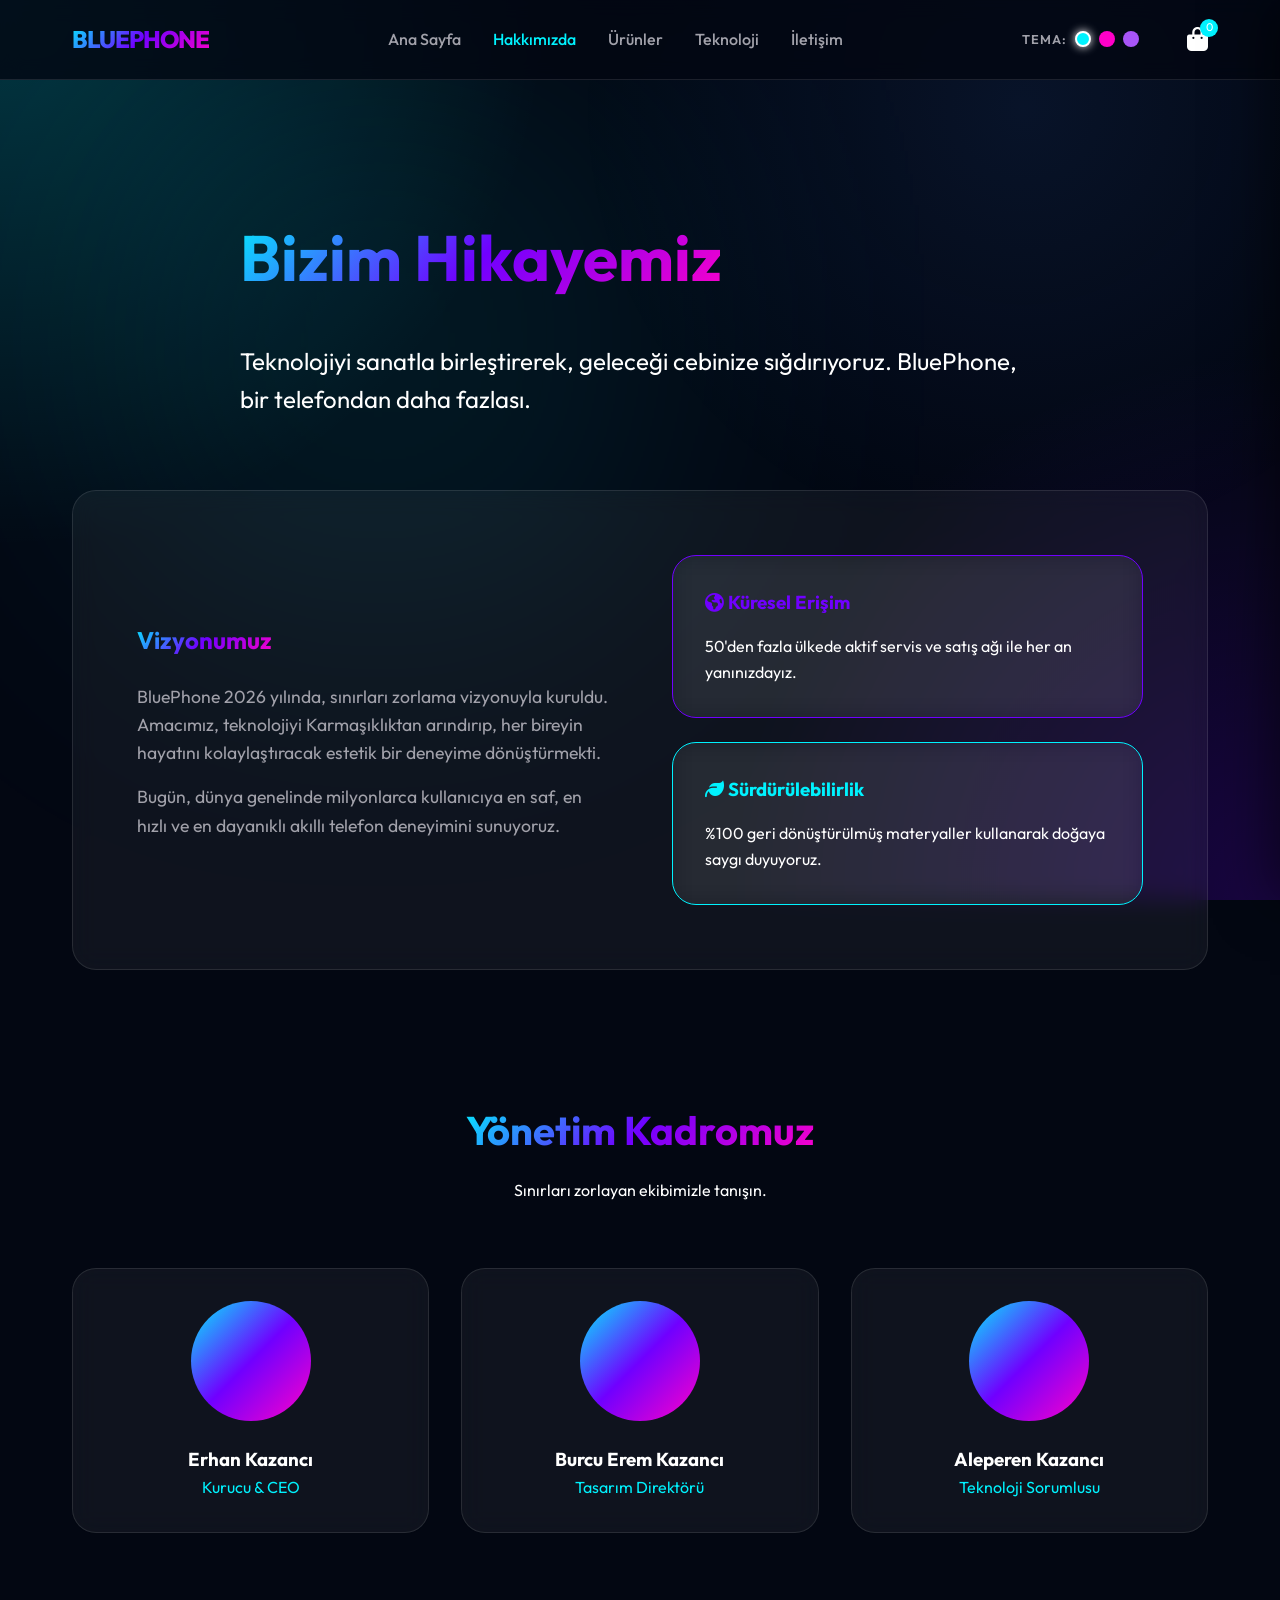
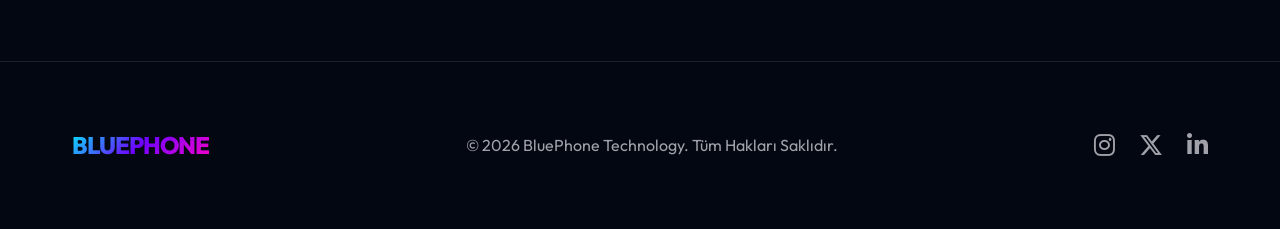
<file: about.html>
<!DOCTYPE html>
<html lang="tr">

<head>
    <meta charset="UTF-8">
    <meta name="viewport" content="width=device-width, initial-scale=1.0">
    <title>Hakkımızda | BluePhone Technology</title>
    <link rel="stylesheet" href="style.css">
    <link rel="stylesheet" href="https://cdnjs.cloudflare.com/ajax/libs/font-awesome/6.5.2/css/all.min.css">
</head>

<body>
    <div class="blob-glow"
        style="position: fixed; top: 10%; left: 10%; width: 500px; height: 500px; background: var(--primary); filter: blur(150px); opacity: 0.1; z-index: -1; pointer-events: none;">
    </div>

    <!-- Cart Sidebar -->
    <div class="cart-overlay" id="cartOverlay"></div>
    <div class="cart-sidebar" id="cartSidebar">
        <div class="cart-header">
            <h3>Sepetiniz</h3>
            <i class="fa-solid fa-xmark close-cart" style="cursor: pointer; font-size: 1.5rem;"></i>
        </div>
        <div class="cart-items" id="cartItems">
            <p style="text-align: center; color: var(--text-muted); margin-top: 2rem;">Sepetiniz boş.</p>
        </div>
        <div class="cart-footer">
            <div class="cart-total">
                <span>Toplam:</span>
                <span id="totalAmount">0 ₺</span>
            </div>
            <button class="btn btn-primary" style="width: 100%; margin-top: 1rem;">Ödemeye Geç</button>
        </div>
    </div>

    <!-- Navigation -->
    <nav>
        <div class="container">
            <a href="index.html" class="logo">BLUEPHONE</a>
            <ul class="nav-links">
                <li><a href="index.html#home">Ana Sayfa</a></li>
                <li><a href="about.html" class="active" style="color: var(--primary)">Hakkımızda</a></li>
                <li><a href="products.html">Ürünler</a></li>
                <li><a href="technology.html">Teknoloji</a></li>
                <li><a href="contact.html">İletişim</a></li>
            </ul>
            <div style="display: flex; align-items: center; gap: 1.5rem;">
                <div class="theme-customizer">
                    <span class="theme-label">Tema:</span>
                    <div class="theme-dot cyan active" data-theme="cyan"></div>
                    <div class="theme-dot pink" data-theme="pink"></div>
                    <div class="theme-dot purple" data-theme="purple"></div>
                </div>
                <div class="cart-icon">
                    <i class="fa-solid fa-bag-shopping fa-xl"></i>
                    <span class="cart-count">0</span>
                </div>
            </div>
        </div>
    </nav>

    <!-- About Hero -->
    <section class="hero" style="min-height: 60vh; padding-top: 150px;">
        <div class="container">
            <div class="section-header" style="text-align: left;">
                <h1 class="gradient-text" style="font-size: 4rem;">Bizim Hikayemiz</h1>
                <p style="font-size: 1.5rem; max-width: 800px; margin-top: 2rem;">Teknolojiyi sanatla birleştirerek,
                    geleceği cebinize sığdırıyoruz. BluePhone, bir telefondan daha fazlası.</p>
            </div>
        </div>
    </section>

    <!-- About Content -->
    <section style="padding-bottom: 8rem;">
        <div class="container">
            <div class="glass-card" style="padding: 4rem; margin-top: -50px; position: relative; z-index: 10;">
                <div style="display: grid; grid-template-columns: 1fr 1fr; gap: 4rem; align-items: center;">
                    <div>
                        <h2 class="gradient-text">Vizyonumuz</h2>
                        <p style="margin-top: 1.5rem; color: var(--text-muted); font-size: 1.1rem;">BluePhone 2026
                            yılında, sınırları zorlama vizyonuyla kuruldu. Amacımız, teknolojiyi Karmaşıklıktan
                            arındırıp, her bireyin hayatını kolaylaştıracak estetik bir deneyime dönüştürmekti.</p>
                        <p style="margin-top: 1rem; color: var(--text-muted); font-size: 1.1rem;">Bugün, dünya genelinde
                            milyonlarca kullanıcıya en saf, en hızlı ve en dayanıklı akıllı telefon deneyimini
                            sunuyoruz.</p>
                    </div>
                    <div>
                        <div class="glass-card" style="padding: 2rem; border-color: var(--secondary);">
                            <h3 style="color: var(--secondary); margin-bottom: 1rem;"><i
                                    class="fa-solid fa-earth-americas"></i> Küresel Erişim</h3>
                            <p>50'den fazla ülkede aktif servis ve satış ağı ile her an yanınızdayız.</p>
                        </div>
                        <div class="glass-card"
                            style="padding: 2rem; margin-top: 1.5rem; border-color: var(--primary);">
                            <h3 style="color: var(--primary); margin-bottom: 1rem;"><i class="fa-solid fa-leaf"></i>
                                Sürdürülebilirlik</h3>
                            <p>%100 geri dönüştürülmüş materyaller kullanarak doğaya saygı duyuyoruz.</p>
                        </div>
                    </div>
                </div>
            </div>

            <!-- Team Section -->
            <div style="margin-top: 8rem;">
                <div class="section-header">
                    <h2 class="gradient-text">Yönetim Kadromuz</h2>
                    <p>Sınırları zorlayan ekibimizle tanışın.</p>
                </div>
                <div class="product-grid">
                    <div class="glass-card" style="padding: 2rem; text-align: center;">
                        <div
                            style="width: 120px; height: 120px; border-radius: 50%; background: var(--accent-gradient); margin: 0 auto 1.5rem;">
                        </div>
                        <h3>Erhan Kazancı</h3>
                        <p style="color: var(--primary)">Kurucu & CEO</p>
                    </div>
                    <div class="glass-card" style="padding: 2rem; text-align: center;">
                        <div
                            style="width: 120px; height: 120px; border-radius: 50%; background: var(--accent-gradient); margin: 0 auto 1.5rem;">
                        </div>
                        <h3>Burcu Erem Kazancı</h3>
                        <p style="color: var(--primary)">Tasarım Direktörü</p>
                    </div>
                    <div class="glass-card" style="padding: 2rem; text-align: center;">
                        <div
                            style="width: 120px; height: 120px; border-radius: 50%; background: var(--accent-gradient); margin: 0 auto 1.5rem;">
                        </div>
                        <h3>Aleperen Kazancı</h3>
                        <p style="color: var(--primary)">Teknoloji Sorumlusu</p>
                    </div>
                </div>
            </div>
        </div>
    </section>

    <!-- Footer -->
    <footer style="padding: 4rem 0; border-top: 1px solid var(--surface-border);">
        <div class="container">
            <div
                style="display: flex; justify-content: space-between; align-items: center; flex-wrap: wrap; gap: 2rem;">
                <div class="logo">BLUEPHONE</div>
                <div style="color: var(--text-muted)">© 2026 BluePhone Technology. Tüm Hakları Saklıdır.</div>
                <div class="social-links" style="display: flex; gap: 1.5rem;">
                    <a href="https://www.instagram.com/erhan_kznc6154/" target="_blank"
                        style="color: var(--text-muted)"><i class="fa-brands fa-instagram fa-xl"></i></a>
                    <a href="https://x.com" target="_blank" style="color: var(--text-muted)"><i
                            class="fa-brands fa-x-twitter fa-xl"></i></a>
                    <a href="https://www.linkedin.com/in/erhan-kazanc%C4%B1-845234406/" target="_blank"
                        style="color: var(--text-muted)"><i class="fa-brands fa-linkedin-in fa-xl"></i></a>
                </div>
            </div>
        </div>
    </footer>

    <script src="script.js"></script>
</body>

</html>
</file>
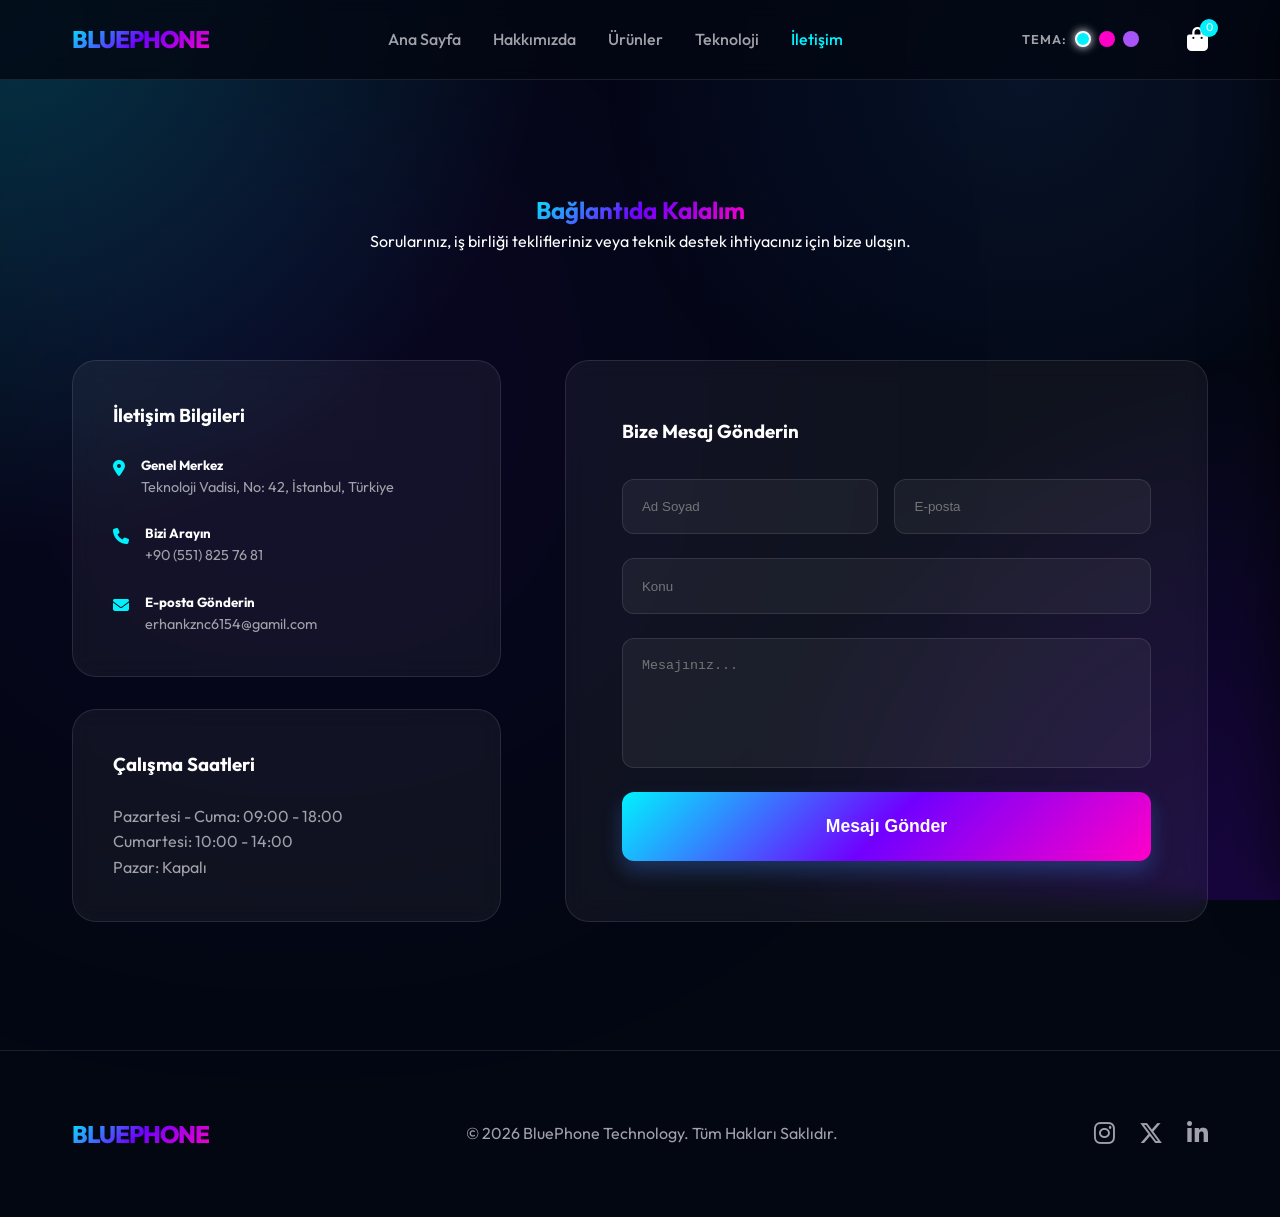
<file: contact.html>
<!DOCTYPE html>
<html lang="tr">

<head>
    <meta charset="UTF-8">
    <meta name="viewport" content="width=device-width, initial-scale=1.0">
    <title>İletişim | BluePhone Support</title>
    <link rel="stylesheet" href="style.css">
    <link rel="stylesheet" href="https://cdnjs.cloudflare.com/ajax/libs/font-awesome/6.5.2/css/all.min.css">
</head>

<body>
    <div class="blob-glow"
        style="position: fixed; top: 10%; left: 0%; width: 600px; height: 600px; background: var(--secondary); filter: blur(200px); opacity: 0.1; z-index: -1; pointer-events: none;">
    </div>

    <!-- Cart Sidebar -->
    <div class="cart-overlay" id="cartOverlay"></div>
    <div class="cart-sidebar" id="cartSidebar">
        <div class="cart-header">
            <h3>Sepetiniz</h3>
            <i class="fa-solid fa-xmark close-cart" style="cursor: pointer; font-size: 1.5rem;"></i>
        </div>
        <div class="cart-items" id="cartItems">
            <p style="text-align: center; color: var(--text-muted); margin-top: 2rem;">Sepetiniz boş.</p>
        </div>
        <div class="cart-footer">
            <div class="cart-total">
                <span>Toplam:</span>
                <span id="totalAmount">0 ₺</span>
            </div>
            <button class="btn btn-primary" style="width: 100%; margin-top: 1rem;">Ödemeye Geç</button>
        </div>
    </div>

    <!-- Navigation -->
    <nav>
        <div class="container">
            <a href="index.html" class="logo">BLUEPHONE</a>
            <ul class="nav-links">
                <li><a href="index.html">Ana Sayfa</a></li>
                <li><a href="about.html">Hakkımızda</a></li>
                <li><a href="products.html">Ürünler</a></li>
                <li><a href="technology.html">Teknoloji</a></li>
                <li><a href="contact.html" class="active" style="color: var(--primary)">İletişim</a></li>
            </ul>
            <div style="display: flex; align-items: center; gap: 1.5rem;">
                <div class="theme-customizer">
                    <span class="theme-label">Tema:</span>
                    <div class="theme-dot cyan active" data-theme="cyan"></div>
                    <div class="theme-dot pink" data-theme="pink"></div>
                    <div class="theme-dot purple" data-theme="purple"></div>
                </div>
                <div class="cart-icon">
                    <i class="fa-solid fa-bag-shopping fa-xl"></i>
                    <span class="cart-count">0</span>
                </div>
            </div>
        </div>
    </nav>

    <!-- Contact Hero -->
    <section class="hero" style="min-height: 40vh; padding-top: 150px;">
        <div class="container">
            <div class="section-header">
                <h1 class="gradient-text">Bağlantıda Kalalım</h1>
                <p>Sorularınız, iş birliği teklifleriniz veya teknik destek ihtiyacınız için bize ulaşın.</p>
            </div>
        </div>
    </section>

    <!-- Contact Content -->
    <section style="padding-bottom: 8rem;">
        <div class="container">
            <div style="display: grid; grid-template-columns: 0.8fr 1.2fr; gap: 4rem;">
                <!-- Contact Info -->
                <div>
                    <div class="glass-card" style="padding: 2.5rem; margin-bottom: 2rem;">
                        <h3 style="margin-bottom: 1.5rem;">İletişim Bilgileri</h3>
                        <div style="display: flex; gap: 1rem; margin-bottom: 1.5rem;">
                            <i class="fa-solid fa-location-dot" style="color: var(--primary); margin-top: 5px;"></i>
                            <div>
                                <h5>Genel Merkez</h5>
                                <p style="color: var(--text-muted); font-size: 0.9rem;">Teknoloji Vadisi, No: 42,
                                    İstanbul, Türkiye</p>
                            </div>
                        </div>
                        <div style="display: flex; gap: 1rem; margin-bottom: 1.5rem;">
                            <i class="fa-solid fa-phone" style="color: var(--primary); margin-top: 5px;"></i>
                            <div>
                                <h5>Bizi Arayın</h5>
                                <p style="color: var(--text-muted); font-size: 0.9rem;">+90 (551) 825 76 81</p>
                            </div>
                        </div>
                        <div style="display: flex; gap: 1rem;">
                            <i class="fa-solid fa-envelope" style="color: var(--primary); margin-top: 5px;"></i>
                            <div>
                                <h5>E-posta Gönderin</h5>
                                <p style="color: var(--text-muted); font-size: 0.9rem;">erhankznc6154@gamil.com</p>
                            </div>
                        </div>
                    </div>

                    <div class="glass-card" style="padding: 2.5rem;">
                        <h3 style="margin-bottom: 1.5rem;">Çalışma Saatleri</h3>
                        <p style="color: var(--text-muted);">Pazartesi - Cuma: 09:00 - 18:00</p>
                        <p style="color: var(--text-muted);">Cumartesi: 10:00 - 14:00</p>
                        <p style="color: var(--text-muted);">Pazar: Kapalı</p>
                    </div>
                </div>

                <!-- Contact Form -->
                <div class="glass-card" style="padding: 3.5rem;">
                    <h3 style="margin-bottom: 2rem;">Bize Mesaj Gönderin</h3>
                    <form style="display: grid; gap: 1.5rem;">
                        <div style="display: grid; grid-template-columns: 1fr 1fr; gap: 1rem;">
                            <input type="text" placeholder="Ad Soyad"
                                style="padding: 1.2rem; border-radius: 12px; background: rgba(255,255,255,0.05); border: 1px solid var(--surface-border); color: white; outline: none; transition: var(--transition);"
                                onfocus="this.style.borderColor='var(--primary)'"
                                onblur="this.style.borderColor='var(--surface-border)'">
                            <input type="email" placeholder="E-posta"
                                style="padding: 1.2rem; border-radius: 12px; background: rgba(255,255,255,0.05); border: 1px solid var(--surface-border); color: white; outline: none; transition: var(--transition);"
                                onfocus="this.style.borderColor='var(--primary)'"
                                onblur="this.style.borderColor='var(--surface-border)'">
                        </div>
                        <input type="text" placeholder="Konu"
                            style="padding: 1.2rem; border-radius: 12px; background: rgba(255,255,255,0.05); border: 1px solid var(--surface-border); color: white; outline: none; transition: var(--transition);"
                            onfocus="this.style.borderColor='var(--primary)'"
                            onblur="this.style.borderColor='var(--surface-border)'">
                        <textarea placeholder="Mesajınız..." rows="6"
                            style="padding: 1.2rem; border-radius: 12px; background: rgba(255,255,255,0.05); border: 1px solid var(--surface-border); color: white; outline: none; resize: none; transition: var(--transition);"
                            onfocus="this.style.borderColor='var(--primary)'"
                            onblur="this.style.borderColor='var(--surface-border)'"></textarea>
                        <button type="submit" class="btn btn-primary"
                            style="width: 100%; padding: 1.5rem; font-size: 1.1rem;">Mesajı Gönder</button>
                    </form>
                </div>
            </div>
        </div>
    </section>

    <!-- Footer -->
    <footer style="padding: 4rem 0; border-top: 1px solid var(--surface-border);">
        <div class="container">
            <div
                style="display: flex; justify-content: space-between; align-items: center; flex-wrap: wrap; gap: 2rem;">
                <div class="logo">BLUEPHONE</div>
                <div style="color: var(--text-muted)">© 2026 BluePhone Technology. Tüm Hakları Saklıdır.</div>
                <div class="social-links" style="display: flex; gap: 1.5rem;">
                    <a href="https://www.instagram.com/erhan_kznc6154/" target="_blank"
                        style="color: var(--text-muted)"><i class="fa-brands fa-instagram fa-xl"></i></a>
                    <a href="https://x.com" target="_blank" style="color: var(--text-muted)"><i
                            class="fa-brands fa-x-twitter fa-xl"></i></a>
                    <a href="https://www.linkedin.com/in/erhan-kazanc%C4%B1-845234406/" target="_blank"
                        style="color: var(--text-muted)"><i class="fa-brands fa-linkedin-in fa-xl"></i></a>
                </div>
            </div>
        </div>
    </footer>

    <script src="script.js"></script>
</body>

</html>
</file>
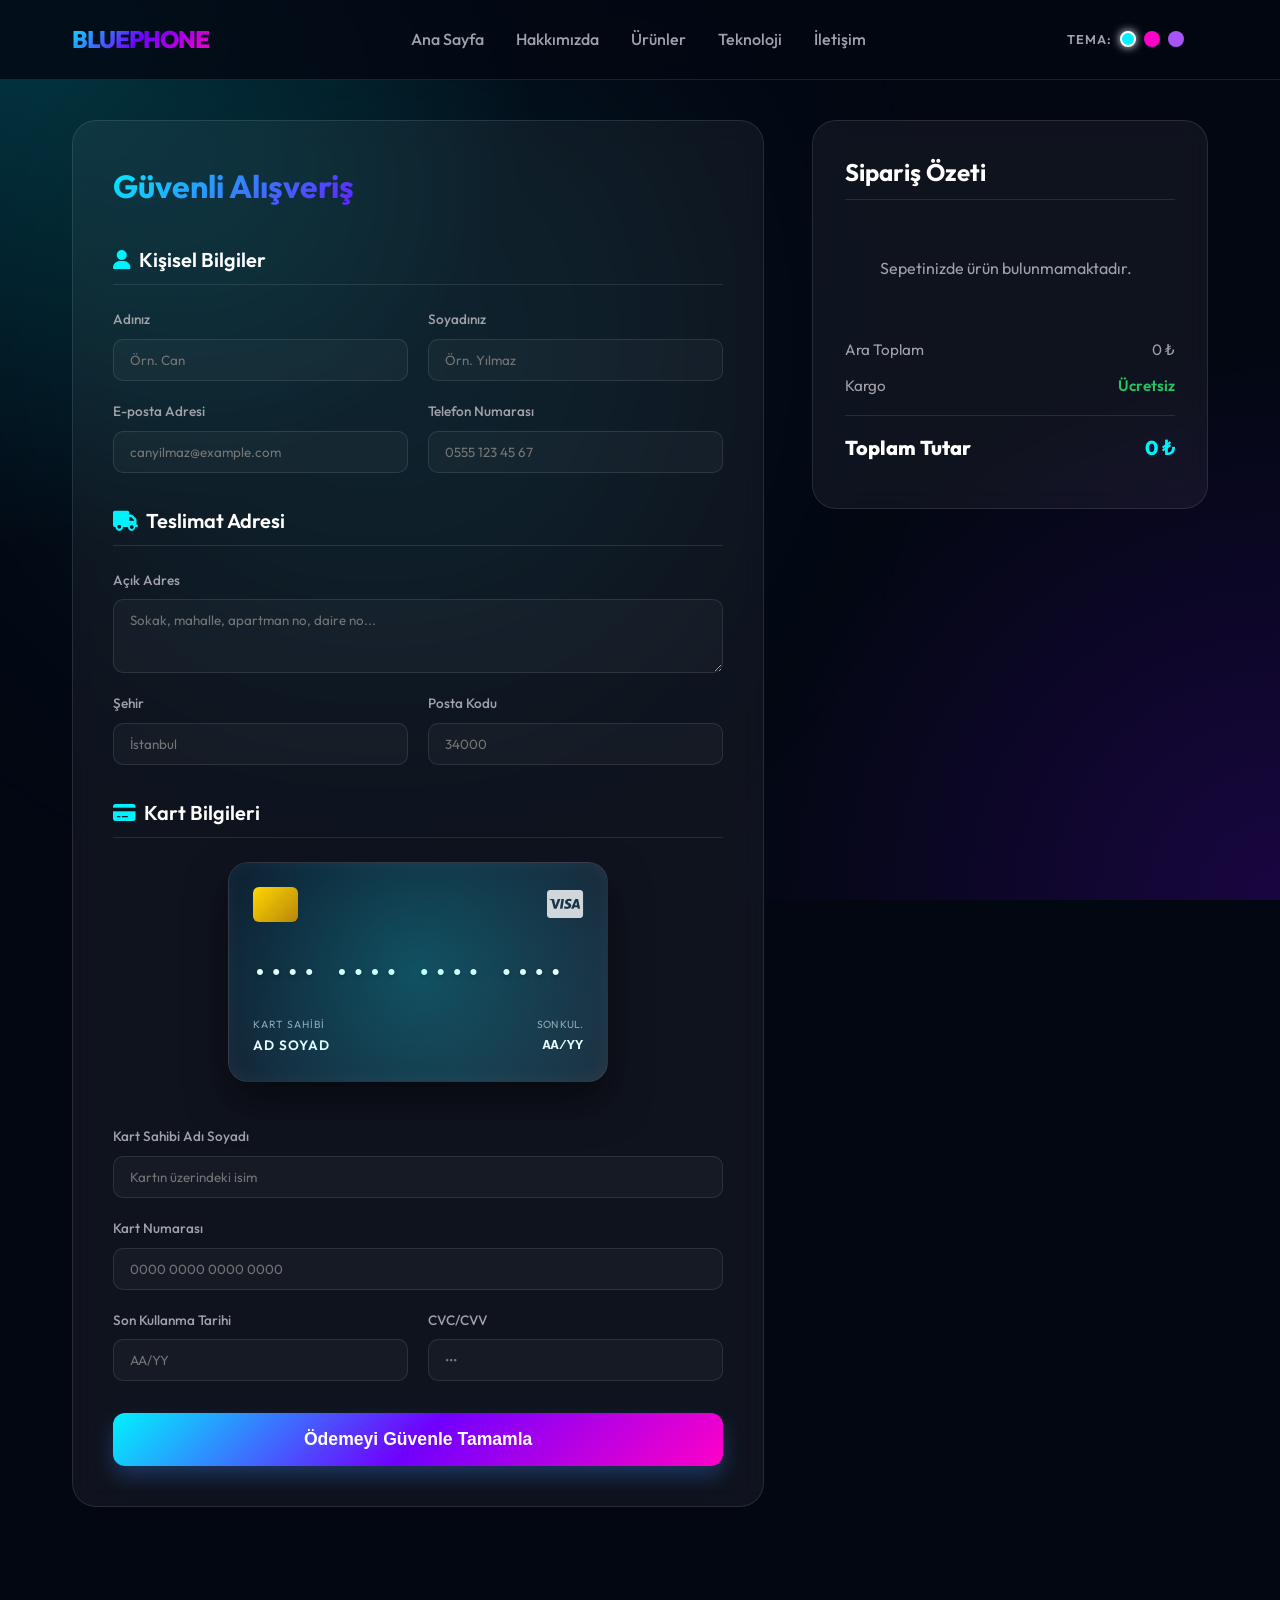
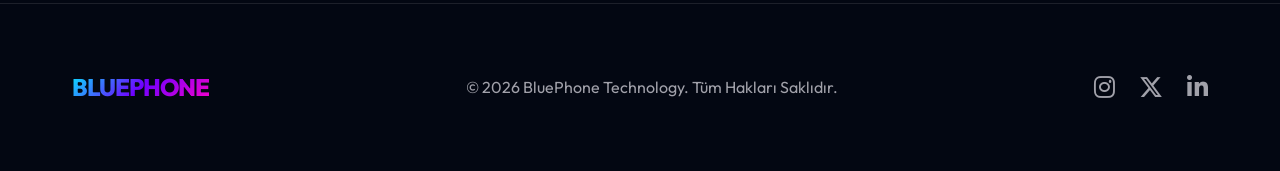
<file: payment.html>
<!DOCTYPE html>
<html lang="tr">

<head>
    <meta charset="UTF-8">
    <meta name="viewport" content="width=device-width, initial-scale=1.0">
    <title>Güvenli Ödeme | BluePhone Technology</title>
    <link rel="stylesheet" href="style.css">
    <link rel="stylesheet" href="https://cdnjs.cloudflare.com/ajax/libs/font-awesome/6.5.2/css/all.min.css">
    <style>
        .payment-section {
            padding: 120px 0 6rem;
            min-height: 100vh;
        }

        .checkout-grid {
            display: grid;
            grid-template-columns: 1.4fr 0.8fr;
            gap: 3rem;
            align-items: start;
        }

        .checkout-form-container {
            padding: 2.5rem;
        }

        .checkout-summary-container {
            padding: 2rem;
            position: sticky;
            top: 110px;
        }

        .form-section-title {
            font-size: 1.25rem;
            font-weight: 600;
            margin-bottom: 1.5rem;
            display: flex;
            align-items: center;
            gap: 0.5rem;
            color: var(--text-main);
            border-bottom: 1px solid var(--surface-border);
            padding-bottom: 0.5rem;
        }

        .form-section-title i {
            color: var(--primary);
        }

        .form-grid {
            display: grid;
            grid-template-columns: 1fr 1fr;
            gap: 1.25rem;
            margin-bottom: 2rem;
        }

        .form-group {
            display: flex;
            flex-direction: column;
            gap: 0.5rem;
        }

        .form-group.full-width {
            grid-column: span 2;
        }

        .form-group label {
            font-size: 0.85rem;
            color: var(--text-muted);
            font-weight: 500;
        }

        .form-group input,
        .form-group textarea {
            padding: 12px 16px;
            border-radius: 10px;
            background: rgba(255, 255, 255, 0.03);
            border: 1px solid var(--surface-border);
            color: white;
            font-family: inherit;
            outline: none;
            transition: var(--transition);
        }

        .form-group input:focus,
        .form-group textarea:focus {
            border-color: var(--primary);
            box-shadow: 0 0 10px var(--primary-glow);
            background: rgba(255, 255, 255, 0.06);
        }

        /* Interactive Card Preview */
        .card-preview-wrapper {
            grid-column: span 2;
            display: flex;
            justify-content: center;
            margin-bottom: 1.5rem;
        }

        .credit-card {
            width: 100%;
            max-width: 380px;
            height: 220px;
            background: linear-gradient(135deg, #0d1527 0%, #1e293b 100%);
            border: 1px solid var(--surface-border);
            border-radius: 20px;
            padding: 1.5rem;
            display: flex;
            flex-direction: column;
            justify-content: space-between;
            position: relative;
            box-shadow: 0 20px 40px rgba(0, 0, 0, 0.5), inset 0 0 20px rgba(255, 255, 255, 0.05);
            overflow: hidden;
        }

        .credit-card::before {
            content: '';
            position: absolute;
            top: -50%;
            left: -50%;
            width: 200%;
            height: 200%;
            background: radial-gradient(circle, var(--primary-glow) 0%, transparent 60%);
            opacity: 0.4;
            pointer-events: none;
        }

        .card-chip {
            width: 45px;
            height: 35px;
            background: linear-gradient(135deg, #ffd700 0%, #b8860b 100%);
            border-radius: 6px;
            position: relative;
        }

        .card-number-display {
            font-size: 1.4rem;
            letter-spacing: 3px;
            font-family: monospace;
            margin: 1.5rem 0 1rem;
            color: white;
            text-shadow: 0 2px 4px rgba(0, 0, 0, 0.5);
        }

        .card-bottom-info {
            display: flex;
            justify-content: space-between;
            align-items: flex-end;
        }

        .card-holder-display {
            text-transform: uppercase;
            font-size: 0.85rem;
            color: var(--text-muted);
            letter-spacing: 1px;
            max-width: 200px;
            overflow: hidden;
            text-overflow: ellipsis;
            white-space: nowrap;
        }

        .card-holder-display .val {
            color: white;
            font-weight: 600;
            margin-top: 2px;
        }

        .card-expiry-display {
            font-size: 0.85rem;
            color: var(--text-muted);
            text-align: right;
        }

        .card-expiry-display .val {
            color: white;
            font-weight: 600;
            font-family: monospace;
            margin-top: 2px;
        }

        /* Summary List */
        .summary-items {
            max-height: 250px;
            overflow-y: auto;
            margin: 1.5rem 0;
            padding-right: 0.5rem;
        }

        .summary-item {
            display: flex;
            gap: 1rem;
            align-items: center;
            margin-bottom: 1rem;
            background: rgba(255, 255, 255, 0.02);
            padding: 0.75rem;
            border-radius: 12px;
            border: 1px solid rgba(255, 255, 255, 0.03);
        }

        .summary-item img {
            width: 50px;
            height: 50px;
            object-fit: contain;
            background: rgba(255, 255, 255, 0.05);
            border-radius: 8px;
        }

        .summary-item-info {
            flex-grow: 1;
        }

        .summary-item-info h4 {
            font-size: 0.9rem;
            margin-bottom: 0.2rem;
            white-space: nowrap;
            overflow: hidden;
            text-overflow: ellipsis;
            max-width: 160px;
        }

        .summary-item-info p {
            font-size: 0.85rem;
            color: var(--primary);
            font-weight: 700;
        }

        .price-row {
            display: flex;
            justify-content: space-between;
            margin-bottom: 0.75rem;
            color: var(--text-muted);
            font-size: 0.95rem;
        }

        .price-row.total {
            border-top: 1px solid var(--surface-border);
            padding-top: 1rem;
            margin-top: 1rem;
            color: var(--text-main);
            font-weight: 800;
            font-size: 1.25rem;
        }

        .price-row.total span:last-child {
            color: var(--primary);
        }

        /* Success Modal */
        .success-overlay {
            position: fixed;
            top: 0;
            left: 0;
            width: 100%;
            height: 100%;
            background: rgba(3, 7, 18, 0.95);
            backdrop-filter: blur(10px);
            z-index: 9999;
            display: flex;
            align-items: center;
            justify-content: center;
            opacity: 0;
            visibility: hidden;
            transition: all 0.5s ease;
        }

        .success-overlay.active {
            opacity: 1;
            visibility: visible;
        }

        .success-modal {
            text-align: center;
            max-width: 450px;
            padding: 3rem;
            border-radius: 28px;
            box-shadow: 0 30px 60px rgba(0, 0, 0, 0.8);
            transform: scale(0.8);
            transition: all 0.5s cubic-bezier(0.34, 1.56, 0.64, 1);
        }

        .success-overlay.active .success-modal {
            transform: scale(1);
        }

        .success-icon-container {
            width: 100px;
            height: 100px;
            background: rgba(34, 197, 94, 0.1);
            border: 2px solid #22c55e;
            border-radius: 50%;
            display: flex;
            align-items: center;
            justify-content: center;
            margin: 0 auto 2rem;
            font-size: 3rem;
            color: #22c55e;
            box-shadow: 0 0 30px rgba(34, 197, 94, 0.3);
            animation: pulse 2s infinite;
        }

        @keyframes pulse {
            0% {
                box-shadow: 0 0 0 0 rgba(34, 197, 94, 0.4);
            }

            70% {
                box-shadow: 0 0 0 20px rgba(34, 197, 94, 0);
            }

            100% {
                box-shadow: 0 0 0 0 rgba(34, 197, 94, 0);
            }
        }

        .countdown-bar {
            width: 100%;
            height: 4px;
            background: rgba(255, 255, 255, 0.05);
            border-radius: 2px;
            margin-top: 2rem;
            overflow: hidden;
        }

        .countdown-fill {
            width: 100%;
            height: 100%;
            background: var(--primary);
            animation: countdown 3s linear forwards;
        }

        @keyframes countdown {
            from {
                width: 100%;
            }

            to {
                width: 0%;
            }
        }

        @media (max-width: 968px) {
            .checkout-grid {
                grid-template-columns: 1fr;
            }

            .checkout-summary-container {
                position: static;
            }
        }
    </style>
</head>

<body>
    <!-- Background Glow -->
    <div class="blob-glow"
        style="position: fixed; top: 10%; left: 10%; width: 500px; height: 500px; background: var(--primary); filter: blur(150px); opacity: 0.1; z-index: -1; pointer-events: none;">
    </div>

    <!-- Success Screen Overlay -->
    <div class="success-overlay" id="successOverlay">
        <div class="glass-card success-modal">
            <div class="success-icon-container">
                <i class="fa-solid fa-check"></i>
            </div>
            <h2 style="font-size: 2rem; margin-bottom: 1rem;">Siparişiniz Alındı!</h2>
            <p style="color: var(--text-muted); line-height: 1.6;">Ödemeniz başarıyla gerçekleştirildi. Sipariş
                detaylarınız e-posta adresinize gönderilmiştir. Alışverişiniz için teşekkür ederiz.</p>
            <div class="countdown-bar">
                <div class="countdown-fill"></div>
            </div>
            <p style="color: var(--text-muted); font-size: 0.8rem; margin-top: 1rem;">Ana sayfaya
                yönlendiriliyorsunuz...</p>
        </div>
    </div>

    <!-- Navigation -->
    <nav>
        <div class="container">
            <a href="index.html" class="logo">BLUEPHONE</a>
            <ul class="nav-links">
                <li><a href="index.html#home">Ana Sayfa</a></li>
                <li><a href="about.html">Hakkımızda</a></li>
                <li><a href="products.html">Ürünler</a></li>
                <li><a href="technology.html">Teknoloji</a></li>
                <li><a href="contact.html">İletişim</a></li>
            </ul>
            <div class="theme-customizer">
                <span class="theme-label">Tema:</span>
                <div class="theme-dot cyan" data-theme="cyan" id="paymentThemeCyan"></div>
                <div class="theme-dot pink" data-theme="pink" id="paymentThemePink"></div>
                <div class="theme-dot purple" data-theme="purple" id="paymentThemePurple"></div>
            </div>
        </div>
    </nav>

    <!-- Payment Main Section -->
    <main class="payment-section">
        <div class="container">
            <div class="checkout-grid">
                <!-- Left: Checkout Form -->
                <div class="glass-card checkout-form-container">
                    <h2
                        style="font-size: 2rem; margin-bottom: 2rem; background: var(--accent-gradient); -webkit-background-clip: text; -webkit-text-fill-color: transparent;">
                        Güvenli Alışveriş</h2>

                    <form id="paymentForm">
                        <!-- Personal Info -->
                        <div class="form-section-title">
                            <i class="fa-solid fa-user"></i> Kişisel Bilgiler
                        </div>
                        <div class="form-grid">
                            <div class="form-group">
                                <label for="firstName">Adınız</label>
                                <input type="text" id="firstName" placeholder="Örn. Can" required>
                            </div>
                            <div class="form-group">
                                <label for="lastName">Soyadınız</label>
                                <input type="text" id="lastName" placeholder="Örn. Yılmaz" required>
                            </div>
                            <div class="form-group">
                                <label for="email">E-posta Adresi</label>
                                <input type="email" id="email" placeholder="canyilmaz@example.com" required>
                            </div>
                            <div class="form-group">
                                <label for="phone">Telefon Numarası</label>
                                <input type="tel" id="phone" placeholder="0555 123 45 67" required>
                            </div>
                        </div>

                        <!-- Delivery Address -->
                        <div class="form-section-title">
                            <i class="fa-solid fa-truck"></i> Teslimat Adresi
                        </div>
                        <div class="form-grid">
                            <div class="form-group full-width">
                                <label for="address">Açık Adres</label>
                                <textarea id="address" rows="3" placeholder="Sokak, mahalle, apartman no, daire no..."
                                    required></textarea>
                            </div>
                            <div class="form-group">
                                <label for="city">Şehir</label>
                                <input type="text" id="city" placeholder="İstanbul" required>
                            </div>
                            <div class="form-group">
                                <label for="zipCode">Posta Kodu</label>
                                <input type="text" id="zipCode" placeholder="34000" required>
                            </div>
                        </div>

                        <!-- Payment Details -->
                        <div class="form-section-title">
                            <i class="fa-solid fa-credit-card"></i> Kart Bilgileri
                        </div>
                        <div class="form-grid">
                            <!-- Visual Card Preview -->
                            <div class="card-preview-wrapper">
                                <div class="credit-card">
                                    <div style="display: flex; justify-content: space-between; align-items: center;">
                                        <div class="card-chip"></div>
                                        <i class="fa-brands fa-cc-visa fa-2xl" style="color: white; opacity: 0.8;"></i>
                                    </div>
                                    <div class="card-number-display" id="cardNumPreview">•••• •••• •••• ••••</div>
                                    <div class="card-bottom-info">
                                        <div class="card-holder-display">
                                            <div style="font-size: 0.65rem;">KART SAHİBİ</div>
                                            <div class="val" id="cardHolderPreview">AD SOYAD</div>
                                        </div>
                                        <div class="card-expiry-display">
                                            <div style="font-size: 0.65rem;">SON KUL.</div>
                                            <div class="val" id="cardExpiryPreview">AA/YY</div>
                                        </div>
                                    </div>
                                </div>
                            </div>

                            <div class="form-group full-width">
                                <label for="cardName">Kart Sahibi Adı Soyadı</label>
                                <input type="text" id="cardName" placeholder="Kartın üzerindeki isim" required>
                            </div>
                            <div class="form-group full-width">
                                <label for="cardNumber">Kart Numarası</label>
                                <input type="text" id="cardNumber" placeholder="0000 0000 0000 0000" maxlength="19"
                                    required>
                            </div>
                            <div class="form-group">
                                <label for="cardExpiry">Son Kullanma Tarihi</label>
                                <input type="text" id="cardExpiry" placeholder="AA/YY" maxlength="5" required>
                            </div>
                            <div class="form-group">
                                <label for="cardCvv">CVC/CVV</label>
                                <input type="password" id="cardCvv" placeholder="•••" maxlength="3" required>
                            </div>
                        </div>

                        <button type="submit" class="btn btn-primary"
                            style="width: 100%; font-size: 1.1rem; padding: 16px;">
                            Ödemeyi Güvenle Tamamla
                        </button>
                    </form>
                </div>

                <!-- Right: Order Summary -->
                <div class="glass-card checkout-summary-container">
                    <h3
                        style="font-size: 1.5rem; margin-bottom: 1.5rem; border-bottom: 1px solid var(--surface-border); padding-bottom: 0.5rem;">
                        Sipariş Özeti</h3>

                    <div class="summary-items" id="summaryItemsList">
                        <!-- Cart items will be loaded dynamically -->
                    </div>

                    <div style="margin-top: 1.5rem;">
                        <div class="price-row">
                            <span>Ara Toplam</span>
                            <span id="summarySubtotal">0 ₺</span>
                        </div>
                        <div class="price-row" id="summaryDiscountRow" style="display: none; color: #22c55e;">
                            <span>İndirim (BLUE2026)</span>
                            <span id="summaryDiscountAmount">-0 ₺</span>
                        </div>
                        <div class="price-row">
                            <span>Kargo</span>
                            <span style="color: #22c55e; font-weight: 600;">Ücretsiz</span>
                        </div>
                        <div class="price-row total">
                            <span>Toplam Tutar</span>
                            <span id="summaryTotal">0 ₺</span>
                        </div>
                    </div>
                </div>
            </div>
        </div>
    </main>

    <!-- Footer -->
    <footer style="padding: 4rem 0; border-top: 1px solid var(--surface-border); background: var(--bg-color);">
        <div class="container">
            <div
                style="display: flex; justify-content: space-between; align-items: center; flex-wrap: wrap; gap: 2rem;">
                <div class="logo">BLUEPHONE</div>
                <div style="color: var(--text-muted)">© 2026 BluePhone Technology. Tüm Hakları Saklıdır.</div>
                <div class="social-links" style="display: flex; gap: 1.5rem;">
                    <a href="https://www.instagram.com/erhan_kznc6154/" target="_blank"
                        style="color: var(--text-muted)"><i class="fa-brands fa-instagram fa-xl"></i></a>
                    <a href="https://x.com" target="_blank" style="color: var(--text-muted)"><i
                            class="fa-brands fa-x-twitter fa-xl"></i></a>
                    <a href="https://www.linkedin.com/in/erhan-kazanc%C4%B1-845234406/" target="_blank"
                        style="color: var(--text-muted)"><i class="fa-brands fa-linkedin-in fa-xl"></i></a>
                </div>
            </div>
        </div>
    </footer>

    <script>
        // Sync custom theme
        const savedTheme = localStorage.getItem('bluephone-theme') || 'cyan';
        document.body.className = savedTheme === 'cyan' ? '' : `theme-${savedTheme}`;

        // Highlight active theme dot on checkout page
        document.querySelectorAll('.theme-dot').forEach(dot => {
            if (dot.getAttribute('data-theme') === savedTheme) {
                dot.classList.add('active');
            }
            dot.addEventListener('click', () => {
                const theme = dot.getAttribute('data-theme');
                localStorage.setItem('bluephone-theme', theme);
                document.body.className = theme === 'cyan' ? '' : `theme-${theme}`;
                document.querySelectorAll('.theme-dot').forEach(td => {
                    if (td.getAttribute('data-theme') === theme) {
                        td.classList.add('active');
                    } else {
                        td.classList.remove('active');
                    }
                });
            });
        });

        // Load Cart Items to Order Summary
        const summaryItemsList = document.getElementById('summaryItemsList');
        const summarySubtotal = document.getElementById('summarySubtotal');
        const summaryDiscountRow = document.getElementById('summaryDiscountRow');
        const summaryDiscountAmount = document.getElementById('summaryDiscountAmount');
        const summaryTotal = document.getElementById('summaryTotal');

        let cart = [];
        try {
            cart = JSON.parse(localStorage.getItem('bluephone-cart')) || [];
        } catch (e) {
            cart = [];
        }

        const renderOrderSummary = () => {
            if (cart.length === 0) {
                summaryItemsList.innerHTML = '<p style="color: var(--text-muted); text-align: center; padding: 2rem 0;">Sepetinizde ürün bulunmamaktadır.</p>';
                summarySubtotal.textContent = '0 ₺';
                summaryTotal.textContent = '0 ₺';
                return;
            }

            summaryItemsList.innerHTML = '';
            let subtotal = 0;

            cart.forEach(item => {
                const price = parseInt(item.price.replace(/[^0-9]/g, ''));
                subtotal += price;

                const element = document.createElement('div');
                element.className = 'summary-item';
                element.innerHTML = `
                    <img src="${item.image}" alt="${item.name}">
                    <div class="summary-item-info">
                        <h4>${item.name}</h4>
                        <p>${item.price}</p>
                    </div>
                `;
                summaryItemsList.appendChild(element);
            });

            summarySubtotal.textContent = subtotal.toLocaleString('tr-TR') + ' ₺';

            // Check if coupon BLUE2026 is applied (discount code)
            const couponApplied = localStorage.getItem('bluephone-discount') === 'true' ||
                (cart.length > 0 && localStorage.getItem('bluephone-discount') === null && document.referrer.includes('discount')); // fallback

            // For this design, let's read the discountApplied state dynamically
            let isDiscount = false;
            // If they applied coupon BLUE2026 on index/products page, the coupon message is visible.
            // Let's check if the script.js has set any discount marker.
            // We'll read the localStorage 'bluephone-cart-discount' or just default to check if coupon BLUE2026 applies.
            if (localStorage.getItem('bluephone-discount') === 'true' || localStorage.getItem('bluephone-cart-discount') === 'true') {
                isDiscount = true;
            }

            if (isDiscount) {
                const discount = subtotal * 0.1;
                const total = subtotal - discount;
                summaryDiscountRow.style.display = 'flex';
                summaryDiscountAmount.textContent = '-' + discount.toLocaleString('tr-TR') + ' ₺';
                summaryTotal.textContent = total.toLocaleString('tr-TR') + ' ₺';
            } else {
                summaryDiscountRow.style.display = 'none';
                summaryTotal.textContent = subtotal.toLocaleString('tr-TR') + ' ₺';
            }
        };

        renderOrderSummary();

        // Card Preview Interaction
        const cardNameInput = document.getElementById('cardName');
        const cardNumberInput = document.getElementById('cardNumber');
        const cardExpiryInput = document.getElementById('cardExpiry');

        const cardHolderPreview = document.getElementById('cardHolderPreview');
        const cardNumPreview = document.getElementById('cardNumPreview');
        const cardExpiryPreview = document.getElementById('cardExpiryPreview');

        cardNameInput.addEventListener('input', (e) => {
            const val = e.target.value.trim().toUpperCase();
            cardHolderPreview.textContent = val || 'AD SOYAD';
        });

        // Format Card Number (adds spaces every 4 digits)
        cardNumberInput.addEventListener('input', (e) => {
            let val = e.target.value.replace(/\s+/g, '').replace(/[^0-9]/gi, '');
            let formattedVal = '';
            for (let i = 0; i < val.length; i++) {
                if (i > 0 && i % 4 === 0) {
                    formattedVal += ' ';
                }
                formattedVal += val[i];
            }
            e.target.value = formattedVal;
            cardNumPreview.textContent = formattedVal || '•••• •••• •••• ••••';
        });

        // Format Card Expiry (adds slash)
        cardExpiryInput.addEventListener('input', (e) => {
            let val = e.target.value.replace(/\s+/g, '').replace(/[^0-9]/gi, '');
            if (val.length > 2) {
                val = val.substring(0, 2) + '/' + val.substring(2, 4);
            }
            e.target.value = val;
            cardExpiryPreview.textContent = val || 'AA/YY';
        });

        // Form Submission
        const paymentForm = document.getElementById('paymentForm');
        const successOverlay = document.getElementById('successOverlay');

        paymentForm.addEventListener('submit', (e) => {
            e.preventDefault();

            // Form validation is handled by browser HTML5 properties
            // Show premium success overlay
            successOverlay.classList.add('active');

            // Clear the cart
            localStorage.removeItem('bluephone-cart');
            localStorage.removeItem('bluephone-discount');
            localStorage.removeItem('bluephone-cart-discount');

            // Redirect to index after 3 seconds
            setTimeout(() => {
                window.location.href = 'index.html';
            }, 3000);
        });
    </script>
</body>

</html>
</file>
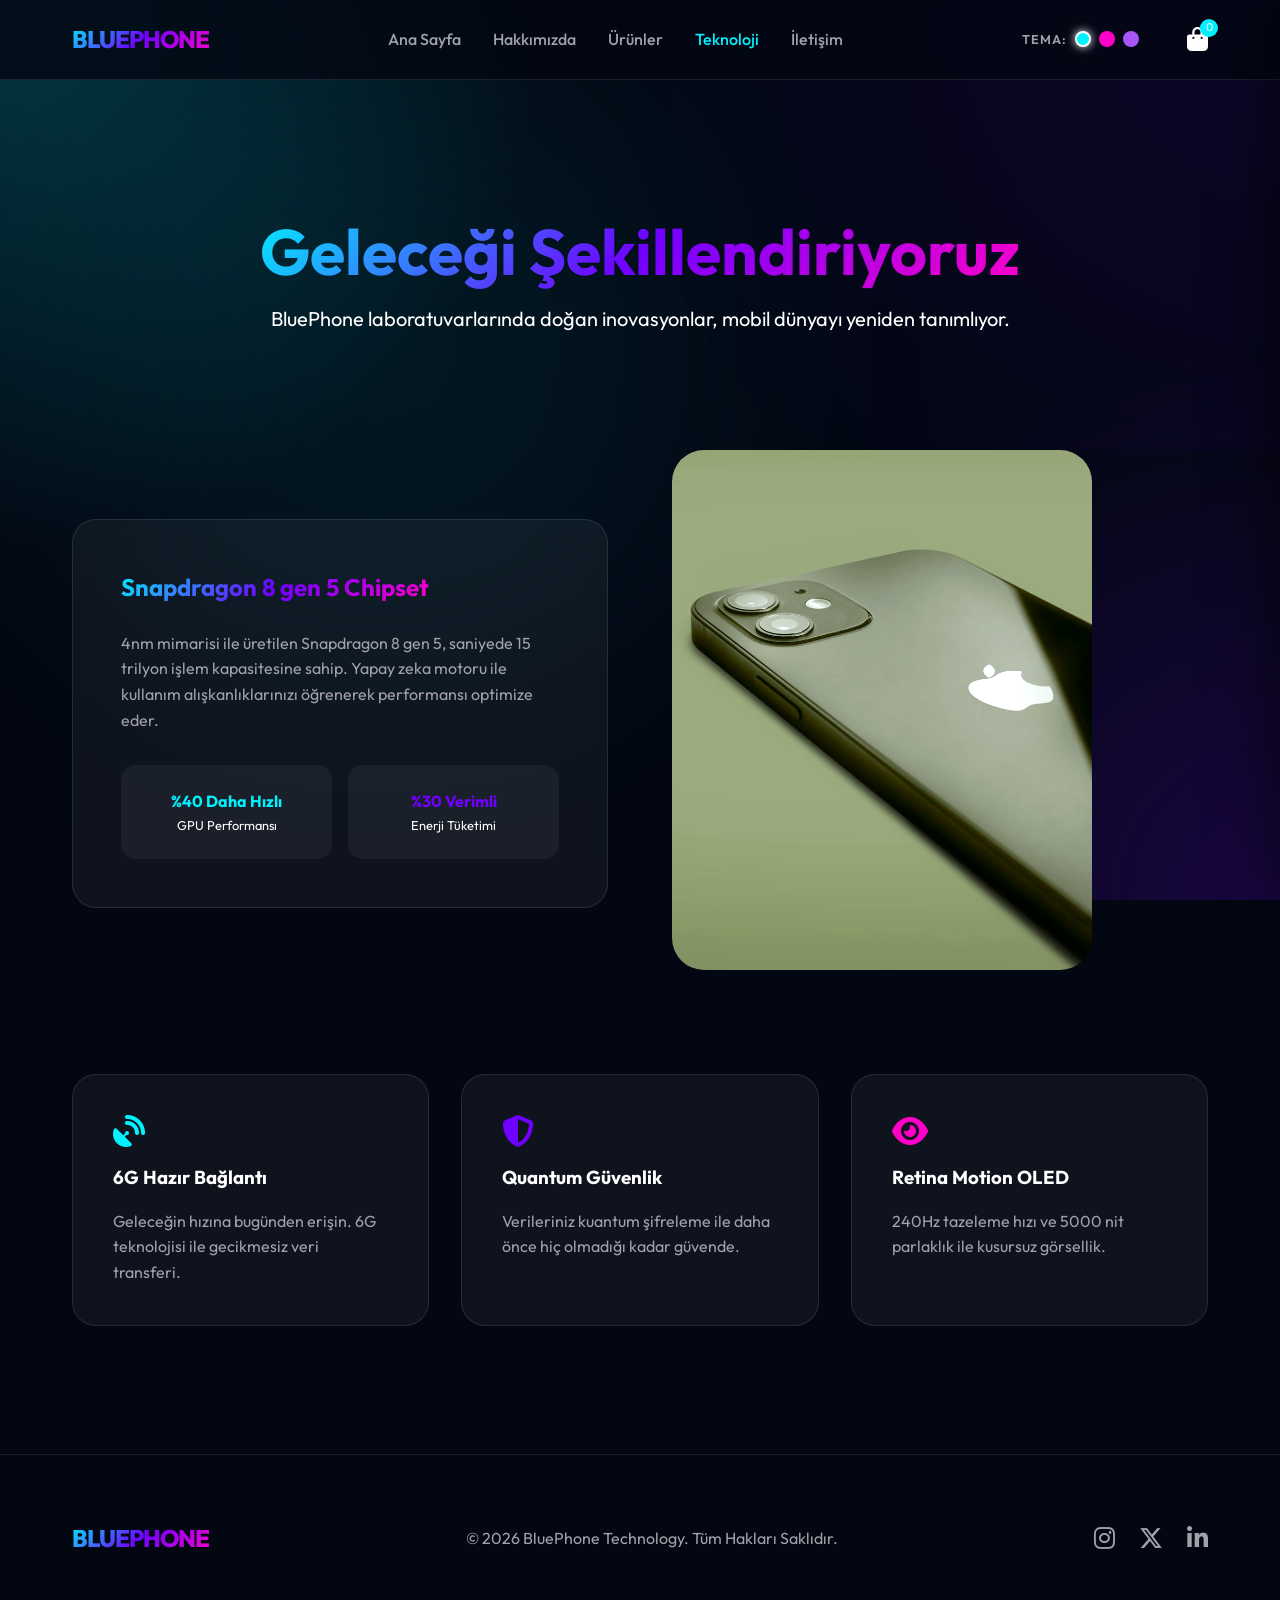
<file: technology.html>
<!DOCTYPE html>
<html lang="tr">

<head>
    <meta charset="UTF-8">
    <meta name="viewport" content="width=device-width, initial-scale=1.0">
    <title>Teknoloji | BluePhone Innovation</title>
    <link rel="stylesheet" href="style.css">
    <link rel="stylesheet" href="https://cdnjs.cloudflare.com/ajax/libs/font-awesome/6.5.2/css/all.min.css">
</head>

<body>
    <div class="blob-glow"
        style="position: fixed; top: 10%; left: 10%; width: 500px; height: 500px; background: var(--primary); filter: blur(150px); opacity: 0.1; z-index: -1; pointer-events: none;">
    </div>

    <!-- Cart Sidebar -->
    <div class="cart-overlay" id="cartOverlay"></div>
    <div class="cart-sidebar" id="cartSidebar">
        <div class="cart-header">
            <h3>Sepetiniz</h3>
            <i class="fa-solid fa-xmark close-cart" style="cursor: pointer; font-size: 1.5rem;"></i>
        </div>
        <div class="cart-items" id="cartItems">
            <p style="text-align: center; color: var(--text-muted); margin-top: 2rem;">Sepetiniz boş.</p>
        </div>
        <div class="cart-footer">
            <div class="cart-total">
                <span>Toplam:</span>
                <span id="totalAmount">0 ₺</span>
            </div>
            <button class="btn btn-primary" style="width: 100%; margin-top: 1rem;">Ödemeye Geç</button>
        </div>
    </div>

    <!-- Navigation -->
    <nav>
        <div class="container">
            <a href="index.html" class="logo">BLUEPHONE</a>
            <ul class="nav-links">
                <li><a href="index.html">Ana Sayfa</a></li>
                <li><a href="about.html">Hakkımızda</a></li>
                <li><a href="products.html">Ürünler</a></li>
                <li><a href="technology.html" class="active" style="color: var(--primary)">Teknoloji</a></li>
                <li><a href="contact.html">İletişim</a></li>
            </ul>
            <div style="display: flex; align-items: center; gap: 1.5rem;">
                <div class="theme-customizer">
                    <span class="theme-label">Tema:</span>
                    <div class="theme-dot cyan active" data-theme="cyan"></div>
                    <div class="theme-dot pink" data-theme="pink"></div>
                    <div class="theme-dot purple" data-theme="purple"></div>
                </div>
                <div class="cart-icon">
                    <i class="fa-solid fa-bag-shopping fa-xl"></i>
                    <span class="cart-count">0</span>
                </div>
            </div>
        </div>
    </nav>

    <!-- Tech Hero -->
    <section class="hero"
        style="min-height: 50vh; padding-top: 150px; background: radial-gradient(circle at 100% 0%, rgba(112, 0, 255, 0.1), transparent 50%);">
        <div class="container">
            <div class="section-header">
                <h1 class="gradient-text" style="font-size: 4rem;">Geleceği Şekillendiriyoruz</h1>
                <p style="font-size: 1.25rem;">BluePhone laboratuvarlarında doğan inovasyonlar, mobil dünyayı yeniden
                    tanımlıyor.</p>
            </div>
        </div>
    </section>

    <!-- Deep Tech Details -->
    <section style="padding-bottom: 8rem;">
        <div class="container">
            <div style="display: grid; grid-template-columns: 1fr 1fr; gap: 4rem; align-items: center;">
                <div class="glass-card" style="padding: 3rem;">
                    <h2 class="gradient-text">Snapdragon 8 gen 5 Chipset</h2>
                    <p style="margin-top: 1.5rem; color: var(--text-muted);">4nm mimarisi ile üretilen Snapdragon 8 gen
                        5,
                        saniyede 15 trilyon işlem kapasitesine sahip. Yapay zeka motoru ile kullanım alışkanlıklarınızı
                        öğrenerek performansı optimize eder.</p>
                    <div style="margin-top: 2rem; display: grid; grid-template-columns: 1fr 1fr; gap: 1rem;">
                        <div
                            style="background: rgba(255,255,255,0.05); padding: 1.5rem; border-radius: 15px; text-align: center;">
                            <h4 style="color: var(--primary)">%40 Daha Hızlı</h4>
                            <p style="font-size: 0.8rem;">GPU Performansı</p>
                        </div>
                        <div
                            style="background: rgba(255,255,255,0.05); padding: 1.5rem; border-radius: 15px; text-align: center;">
                            <h4 style="color: var(--secondary)">%30 Verimli</h4>
                            <p style="font-size: 0.8rem;">Enerji Tüketimi</p>
                        </div>
                    </div>
                </div>
                <div class="hero-image">
                    <img src="[data-uri]"
                        alt="Technology" style="filter: hue-rotate(240deg) brightness(1.2);">
                </div>
            </div>

            <div
                style="margin-top: 6rem; display: grid; grid-template-columns: repeat(auto-fit, minmax(300px, 1fr)); gap: 2rem;">
                <div class="glass-card" style="padding: 2.5rem;">
                    <i class="fa-solid fa-satellite-dish fa-2x" style="color: var(--primary); margin-bottom: 1rem;"></i>
                    <h3>6G Hazır Bağlantı</h3>
                    <p style="color: var(--text-muted); margin-top: 1rem;">Geleceğin hızına bugünden erişin. 6G
                        teknolojisi ile gecikmesiz veri transferi.</p>
                </div>
                <div class="glass-card" style="padding: 2.5rem;">
                    <i class="fa-solid fa-shield-halved fa-2x"
                        style="color: var(--secondary); margin-bottom: 1rem;"></i>
                    <h3>Quantum Güvenlik</h3>
                    <p style="color: var(--text-muted); margin-top: 1rem;">Verileriniz kuantum şifreleme ile daha önce
                        hiç olmadığı kadar güvende.</p>
                </div>
                <div class="glass-card" style="padding: 2.5rem;">
                    <i class="fa-solid fa-eye fa-2x" style="color: var(--accent-pink); margin-bottom: 1rem;"></i>
                    <h3>Retina Motion OLED</h3>
                    <p style="color: var(--text-muted); margin-top: 1rem;">240Hz tazeleme hızı ve 5000 nit parlaklık ile
                        kusursuz görsellik.</p>
                </div>
            </div>
        </div>
    </section>

    <!-- Footer -->
    <footer style="padding: 4rem 0; border-top: 1px solid var(--surface-border);">
        <div class="container">
            <div
                style="display: flex; justify-content: space-between; align-items: center; flex-wrap: wrap; gap: 2rem;">
                <div class="logo">BLUEPHONE</div>
                <div style="color: var(--text-muted)">© 2026 BluePhone Technology. Tüm Hakları Saklıdır.</div>
                <div class="social-links" style="display: flex; gap: 1.5rem;">
                    <a href="https://www.instagram.com/erhan_kznc6154/" target="_blank"
                        style="color: var(--text-muted)"><i class="fa-brands fa-instagram fa-xl"></i></a>
                    <a href="https://x.com" target="_blank" style="color: var(--text-muted)"><i
                            class="fa-brands fa-x-twitter fa-xl"></i></a>
                    <a href="https://www.linkedin.com/in/erhan-kazanc%C4%B1-845234406/" target="_blank"
                        style="color: var(--text-muted)"><i class="fa-brands fa-linkedin-in fa-xl"></i></a>
                </div>
            </div>
        </div>
    </footer>

    <script src="script.js"></script>
</body>

</html>
</file>
<file: style.css>
﻿@import url('https://fonts.googleapis.com/css2?family=Outfit:wght@300;400;600;800&display=swap');

:root {
    --bg-color: #030712;
    --surface: rgba(255, 255, 255, 0.05);
    --surface-border: rgba(255, 255, 255, 0.1);
    --primary: #00f2fe;
    --primary-glow: rgba(0, 242, 254, 0.6);
    --secondary: #7000ff;
    --accent-pink: #ff00c8;
    --text-main: #ffffff;
    --text-muted: #a1a1aa;
    --accent-gradient: linear-gradient(135deg, #00f2fe 0%, #7000ff 50%, #ff00c8 100%);
    --bg-gradient: radial-gradient(circle at 0% 0%, rgba(0, 242, 254, 0.2) 0%, transparent 35%),
        radial-gradient(circle at 100% 100%, rgba(112, 0, 255, 0.2) 0%, transparent 35%);
    --glass: rgba(15, 23, 42, 0.7);
    --nav-height: 80px;
    --transition: all 0.4s cubic-bezier(0.4, 0, 0.2, 1);
}

* {
    margin: 0;
    padding: 0;
    box-sizing: border-box;
}

body {
    background-color: var(--bg-color);
    background-image: var(--bg-gradient);
    background-attachment: fixed;
    color: var(--text-main);
    font-family: 'Outfit', sans-serif;
    overflow-x: hidden;
    line-height: 1.6;
}

/* Scrollbar Customization */
::-webkit-scrollbar {
    width: 8px;
}

::-webkit-scrollbar-track {
    background: var(--bg-color);
}

::-webkit-scrollbar-thumb {
    background: var(--surface-border);
    border-radius: 10px;
}

::-webkit-scrollbar-thumb:hover {
    background: var(--primary);
}

/* Animations */
@keyframes fadeInUp {
    from {
        opacity: 0;
        transform: translateY(30px);
    }

    to {
        opacity: 1;
        transform: translateY(0);
    }
}

@keyframes float {

    0%,
    100% {
        transform: translateY(0);
    }

    50% {
        transform: translateY(-20px);
    }
}

@keyframes glow {

    0%,
    100% {
        box-shadow: 0 0 20px var(--primary-glow);
    }

    50% {
        box-shadow: 0 0 40px var(--primary-glow);
    }
}

/* Global Utilities */
.container {
    max-width: 1200px;
    margin: 0 auto;
    padding: 0 2rem;
}

.glass-card {
    background: var(--surface);
    backdrop-filter: blur(12px);
    -webkit-backdrop-filter: blur(12px);
    border: 1px solid var(--surface-border);
    border-radius: 24px;
}

.btn {
    padding: 12px 32px;
    border-radius: 12px;
    font-weight: 600;
    cursor: pointer;
    transition: var(--transition);
    text-decoration: none;
    display: inline-block;
    border: none;
    font-size: 1rem;
}

.btn-primary {
    background: var(--accent-gradient);
    color: white;
    box-shadow: 0 10px 20px rgba(59, 130, 246, 0.3);
}

.btn-primary:hover {
    transform: translateY(-5px) scale(1.05);
    box-shadow: 0 0 30px var(--primary-glow), 0 0 60px rgba(112, 0, 255, 0.3);
}

.filter-btn {
    background: transparent;
    border: 1px solid var(--surface-border);
    color: var(--text-muted);
}

.filter-btn:hover {
    border-color: var(--primary);
    color: var(--text-main);
}

.filter-btn.active {
    border-color: var(--primary);
    color: var(--primary);
    box-shadow: 0 0 15px var(--primary-glow);
}

.gradient-text {
    background: var(--accent-gradient);
    -webkit-background-clip: text;
    -webkit-text-fill-color: transparent;
    display: inline-block;
}

/* Navbar */
nav {
    height: var(--nav-height);
    width: 100%;
    position: fixed;
    top: 0;
    left: 0;
    z-index: 1000;
    display: flex;
    align-items: center;
    border-bottom: 1px solid var(--surface-border);
    background: rgba(3, 7, 18, 0.8);
    backdrop-filter: blur(10px);
}

nav .container {
    display: flex;
    justify-content: space-between;
    align-items: center;
    width: 100%;
}

.logo {
    font-size: 1.5rem;
    font-weight: 800;
    background: var(--accent-gradient);
    -webkit-background-clip: text;
    -webkit-text-fill-color: transparent;
    letter-spacing: -1px;
}

.nav-links {
    display: flex;
    gap: 2rem;
    list-style: none;
}

.nav-links a {
    text-decoration: none;
    color: var(--text-muted);
    font-weight: 500;
    transition: var(--transition);
}

.nav-links a:hover {
    color: var(--text-main);
}

.cart-icon {
    position: relative;
    cursor: pointer;
}

.cart-count {
    position: absolute;
    top: -8px;
    right: -10px;
    background: var(--primary);
    color: white;
    font-size: 0.7rem;
    width: 18px;
    height: 18px;
    border-radius: 50%;
    display: flex;
    align-items: center;
    justify-content: center;
}

/* Hero Section */
.hero {
    padding-top: calc(var(--nav-height) + 4rem);
    min-height: 100vh;
    display: flex;
    align-items: center;
    background: radial-gradient(circle at 80% 20%, rgba(59, 130, 246, 0.1) 0%, transparent 40%);
}

.hero-grid {
    display: grid;
    grid-template-columns: 1.2fr 0.8fr;
    gap: 4rem;
    align-items: center;
}

.hero-content h1 {
    font-size: 4.5rem;
    line-height: 1.1;
    font-weight: 800;
    margin-bottom: 1.5rem;
    animation: fadeInUp 0.8s ease-out;
}

.hero-content p {
    font-size: 1.25rem;
    color: var(--text-muted);
    margin-bottom: 2.5rem;
    max-width: 600px;
    animation: fadeInUp 0.8s ease-out 0.2s backwards;
}

.hero-image {
    position: relative;
    animation: fadeInUp 1s ease-out 0.4s backwards;
}

.hero-image img {
    width: 100%;
    max-width: 420px;
    height: 520px;
    object-fit: cover;
    object-position: center top;
    border-radius: 32px;
    filter: drop-shadow(0 30px 60px rgba(0, 0, 0, 0.7)) brightness(1.05) saturate(1.15);
    animation: float 6s ease-in-out infinite;
}

.hero-glow {
    position: absolute;
    top: 50%;
    left: 50%;
    transform: translate(-50%, -50%);
    width: 300px;
    height: 300px;
    background: var(--primary);
    filter: blur(150px);
    opacity: 0.2;
    z-index: -1;
}

/* Products Section */
.products {
    padding: 8rem 0;
}

.section-header {
    text-align: center;
    margin-bottom: 4rem;
}

.section-header h2 {
    font-size: 2.5rem;
    margin-bottom: 1rem;
}

.product-grid {
    display: grid;
    grid-template-columns: repeat(auto-fit, minmax(300px, 1fr));
    gap: 2rem;
}

.product-card {
    padding: 2rem;
    transition: var(--transition);
    position: relative;
    overflow: hidden;
    background: rgba(255, 255, 255, 0.03);
    border: 1px solid rgba(255, 255, 255, 0.05);
}

.product-card::before {
    content: '';
    position: absolute;
    top: 0;
    left: -100%;
    width: 100%;
    height: 100%;
    background: linear-gradient(90deg,
            transparent,
            rgba(255, 255, 255, 0.05),
            transparent);
    transition: 0.5s;
}

.product-card:hover::before {
    left: 100%;
}

.product-card:hover {
    transform: translateY(-15px) rotate(1deg);
    border-color: var(--primary);
    background: rgba(255, 255, 255, 0.07);
    box-shadow: 0 30px 60px rgba(0, 0, 0, 0.6), 0 0 20px var(--primary-glow);
}

.product-img {
    width: 100%;
    height: 300px;
    object-fit: cover;
    object-position: center;
    margin-bottom: 1.5rem;
    transition: var(--transition);
    border-radius: 16px;
    filter: brightness(0.95) saturate(1.1);
}

.product-card:hover .product-img {
    filter: brightness(1.05) saturate(1.2);
}

.product-card:hover .product-img {
    transform: scale(1.03);
}

.product-info h3 {
    font-size: 1.5rem;
    margin-bottom: 0.5rem;
}

.product-price {
    font-size: 1.25rem;
    font-weight: 700;
    color: var(--primary);
    margin-bottom: 1.5rem;
}

/* Responsive */
@media (max-width: 968px) {
    .hero-grid {
        grid-template-columns: 1fr;
        text-align: center;
    }

    .hero-content h1 {
        font-size: 3rem;
    }

    .hero-content p {
        margin: 0 auto 2.5rem;
    }

    .nav-links {
        display: none;
    }
}

/* Cart Sidebar Styles */
.cart-overlay {
    position: fixed;
    top: 0;
    left: 0;
    width: 100%;
    height: 100%;
    background: rgba(0, 0, 0, 0.7);
    backdrop-filter: blur(5px);
    z-index: 2000;
    opacity: 0;
    visibility: hidden;
    transition: var(--transition);
}

.cart-overlay.active {
    opacity: 1;
    visibility: visible;
}

.cart-sidebar {
    position: fixed;
    top: 0;
    right: -400px;
    width: 400px;
    height: 100%;
    background: rgba(15, 23, 42, 0.95);
    backdrop-filter: blur(20px);
    z-index: 2001;
    box-shadow: -10px 0 50px rgba(0, 0, 0, 0.5);
    transition: all 0.5s cubic-bezier(0.4, 0, 0.2, 1);
    padding: 2rem;
    display: flex;
    flex-direction: column;
}

.cart-sidebar.active {
    right: 0;
}

.cart-header {
    display: flex;
    justify-content: space-between;
    align-items: center;
    margin-bottom: 2rem;
    padding-bottom: 1rem;
    border-bottom: 1px solid var(--surface-border);
}

.cart-items {
    flex-grow: 1;
    overflow-y: auto;
}

.cart-item {
    display: grid;
    grid-template-columns: 80px 1fr auto;
    gap: 1rem;
    align-items: center;
    margin-bottom: 1.5rem;
    background: rgba(255, 255, 255, 0.03);
    padding: 1rem;
    border-radius: 12px;
}

.cart-item img {
    width: 100%;
    height: 60px;
    object-fit: contain;
}

.cart-footer {
    padding-top: 1.5rem;
    border-top: 1px solid var(--surface-border);
}

.cart-total {
    display: flex;
    justify-content: space-between;
    font-size: 1.25rem;
    font-weight: 700;
}

@media (max-width: 450px) {
    .cart-sidebar {
        width: 100%;
        right: -100%;
    }
}

/* Theme Override Classes */
body.theme-pink {
    --primary: #ff007f;
    --primary-glow: rgba(255, 0, 127, 0.6);
    --secondary: #ffaa00;
    --accent-gradient: linear-gradient(135deg, #ff007f 0%, #ff5500 50%, #ffaa00 100%);
}

body.theme-purple {
    --primary: #9d00ff;
    --primary-glow: rgba(157, 0, 255, 0.6);
    --secondary: #00f2fe;
    --accent-gradient: linear-gradient(135deg, #9d00ff 0%, #ff00c8 50%, #00f2fe 100%);
}

/* New White (Light) Theme */
body.theme-light {
    --bg-color: #f8fafc;
    --surface: rgba(255, 255, 255, 0.8);
    --surface-border: rgba(0, 0, 0, 0.1);
    --primary: #0ea5e9;
    --primary-glow: rgba(14, 165, 233, 0.3);
    --secondary: #8b5cf6;
    --text-main: #0f172a;
    --text-muted: #64748b;
    --accent-gradient: linear-gradient(135deg, #0ea5e9 0%, #8b5cf6 50%, #ec4899 100%);
    --bg-gradient: radial-gradient(circle at 0% 0%, rgba(14, 165, 233, 0.1) 0%, transparent 30%),
        radial-gradient(circle at 100% 100%, rgba(139, 92, 246, 0.1) 0%, transparent 30%);
    --glass: rgba(255, 255, 255, 0.7);
}

body.theme-light nav {
    background: rgba(255, 255, 255, 0.85);
}

body.theme-light .search-input {
    background: rgba(0, 0, 0, 0.05);
    color: var(--text-main);
}

body.theme-light .product-card {
    background: rgba(255, 255, 255, 0.6);
    box-shadow: 0 10px 30px rgba(0, 0, 0, 0.05);
}

body.theme-light .product-card:hover {
    background: rgba(255, 255, 255, 0.95);
    box-shadow: 0 20px 40px rgba(0, 0, 0, 0.1), 0 0 20px var(--primary-glow);
}

body.theme-light .cart-sidebar {
    background: rgba(255, 255, 255, 0.95);
}

body.theme-light .cart-item {
    background: rgba(0, 0, 0, 0.03);
}

body.theme-light .credit-card {
    background: linear-gradient(135deg, #0ea5e9 0%, #3b82f6 100%);
    box-shadow: 0 20px 40px rgba(14, 165, 233, 0.3);
}

/* Animations additions */
@keyframes slideInLeft {
    from {
        opacity: 0;
        transform: translateX(-50px);
    }

    to {
        opacity: 1;
        transform: translateX(0);
    }
}

@keyframes slideInRight {
    from {
        opacity: 0;
        transform: translateX(50px);
    }

    to {
        opacity: 1;
        transform: translateX(0);
    }
}

@keyframes pulseHover {
    0% {
        box-shadow: 0 0 10px var(--primary-glow);
    }

    50% {
        box-shadow: 0 0 30px var(--primary-glow), 0 0 40px var(--secondary);
    }

    100% {
        box-shadow: 0 0 10px var(--primary-glow);
    }
}

.animate-left {
    animation: slideInLeft 1s ease-out backwards;
}

.animate-right {
    animation: slideInRight 1s ease-out backwards;
}

/* Theme Customizer */
.theme-customizer {
    display: flex;
    gap: 0.5rem;
    align-items: center;
    margin-right: 1.5rem;
}

.theme-label {
    font-size: 0.8rem;
    color: var(--text-muted);
    font-weight: 600;
    text-transform: uppercase;
    letter-spacing: 1px;
}

.theme-dot {
    width: 16px;
    height: 16px;
    border-radius: 50%;
    cursor: pointer;
    border: 2px solid transparent;
    transition: var(--transition);
}

.theme-dot:hover {
    transform: scale(1.3);
}

.theme-dot.active {
    border-color: white;
    box-shadow: 0 0 10px white;
}

.theme-dot.cyan {
    background: #00f2fe;
}

.theme-dot.pink {
    background: #ff00c8;
}

.theme-dot.purple {
    background: #a855f7;
}

/* Search Bar */
.search-container {
    width: 100%;
    max-width: 400px;
    margin: 0 auto 2rem;
    position: relative;
}

.search-input {
    width: 100%;
    padding: 12px 20px 12px 45px;
    border-radius: 12px;
    background: rgba(255, 255, 255, 0.05);
    border: 1px solid var(--surface-border);
    color: white;
    font-family: inherit;
    font-size: 1rem;
    outline: none;
    transition: var(--transition);
}

.search-input:focus {
    border-color: var(--primary);
    box-shadow: 0 0 15px var(--primary-glow);
    background: rgba(255, 255, 255, 0.08);
}

.search-icon {
    position: absolute;
    left: 15px;
    top: 50%;
    transform: translateY(-50%);
    color: var(--text-muted);
    pointer-events: none;
    transition: var(--transition);
}

.search-input:focus+.search-icon {
    color: var(--primary);
}

/* Cart Coupon */
.coupon-container {
    display: flex;
    gap: 0.5rem;
    margin-top: 1rem;
    padding-top: 1rem;
    border-top: 1px dashed var(--surface-border);
}

.coupon-input {
    flex-grow: 1;
    padding: 8px 12px;
    border-radius: 8px;
    background: rgba(255, 255, 255, 0.03);
    border: 1px solid var(--surface-border);
    color: white;
    outline: none;
    font-size: 0.85rem;
}

.coupon-input:focus {
    border-color: var(--primary);
}

.btn-coupon {
    padding: 8px 16px;
    font-size: 0.85rem;
    border-radius: 8px;
    border: 1px solid var(--surface-border);
    color: var(--text-main);
    background: rgba(255, 255, 255, 0.05);
    cursor: pointer;
    font-weight: 600;
    transition: var(--transition);
}

.btn-coupon:hover {
    border-color: var(--primary);
    color: var(--primary);
}

.discount-message {
    font-size: 0.8rem;
    color: #22c55e;
    margin-top: 0.5rem;
    display: none;
}

/* ==========================================================================
   Scrollytelling 3D Phone Showcase Styling
   ========================================================================== */

.phone-showcase-section {
    position: relative;
    width: 100%;
    background: #030712;
    padding: 0;
    margin: 0;
    overflow: visible;
}

.showcase-sticky-wrapper {
    position: relative;
    width: 100%;
}

.showcase-container {
    max-width: 1200px;
    width: 100%;
    margin: 0 auto;
    padding: 0 2rem;
    display: grid;
    grid-template-columns: 1.2fr 0.8fr;
    align-items: start;
    height: auto;
    gap: 4rem;
}

.showcase-content {
    position: relative;
    width: 100%;
    z-index: 2;
}

.showcase-step {
    height: 100vh;
    display: flex;
    flex-direction: column;
    justify-content: center;
    opacity: 0.15;
    transform: translateY(40px);
    transition: opacity 0.8s cubic-bezier(0.4, 0, 0.2, 1), transform 0.8s cubic-bezier(0.4, 0, 0.2, 1);
}

.showcase-step.active {
    opacity: 1;
    transform: translateY(0);
}

.step-tag {
    display: inline-block;
    padding: 6px 14px;
    background: var(--surface);
    border: 1px solid var(--surface-border);
    border-radius: 20px;
    color: var(--primary);
    font-size: 0.8rem;
    font-weight: 600;
    text-transform: uppercase;
    letter-spacing: 1.5px;
    width: max-content;
    margin-bottom: 1.5rem;
}

.showcase-step h2 {
    font-size: 2.8rem;
    font-weight: 800;
    margin-bottom: 1.5rem;
    line-height: 1.2;
    background: var(--accent-gradient);
    -webkit-background-clip: text;
    -webkit-text-fill-color: transparent;
}

.showcase-step p {
    color: var(--text-muted);
    font-size: 1.15rem;
    line-height: 1.8;
}

.showcase-visual {
    position: sticky;
    top: 0;
    display: flex;
    justify-content: center;
    align-items: center;
    height: 100vh;
    z-index: 1;
}

/* 3D Phone Mockup Wrapper and Transform System */
.phone-mockup-wrapper {
    perspective: 2000px;
    width: 300px;
    height: 600px;
    display: flex;
    justify-content: center;
    align-items: center;
}

.phone-mockup-3d {
    width: 280px;
    height: 560px;
    position: relative;
    transform-style: preserve-3d;
    transition: transform 1.5s cubic-bezier(0.25, 1, 0.5, 1);
}

/* Phone Front & Back faces */
.phone-face {
    position: absolute;
    width: 100%;
    height: 100%;
    border-radius: 44px;
    backface-visibility: hidden;
    overflow: hidden;
}

.phone-face.front {
    background: #000;
    border: 6px solid #8b939e;
    box-shadow: inset 0 0 0 6px #000, inset 0 0 15px rgba(0, 0, 0, 1), 0 35px 60px -15px rgba(0, 0, 0, 0.9);
    transform: translateZ(10px);
}

.phone-face.front::after {
    content: '';
    position: absolute;
    top: -50%;
    left: -50%;
    width: 200%;
    height: 200%;
    background: linear-gradient(to bottom right, rgba(255, 255, 255, 0.12) 0%, rgba(255, 255, 255, 0.02) 40%, transparent 50%);
    transform: rotate(30deg);
    pointer-events: none;
    z-index: 10;
}

.phone-face.back {
    background: linear-gradient(135deg, #475569 0%, #1e293b 100%);
    border: 6px solid #8b939e;
    transform: rotateY(180deg) translateZ(10px);
    display: flex;
    flex-direction: column;
    align-items: center;
    justify-content: space-between;
    padding: 3.5rem 1.5rem;
    box-shadow: inset 0 0 25px rgba(0, 0, 0, 0.6);
}

/* Phone Sides for depth */
.phone-side {
    position: absolute;
    background: linear-gradient(to bottom, #cbd5e1, #64748b);
    border: 1px solid #475569;
}

.phone-side.left,
.phone-side.right {
    width: 20px;
    height: 560px;
    top: 0;
}

.phone-side.left {
    left: -10px;
    transform: rotateY(-90deg);
    box-shadow: inset -2px 0 5px rgba(0, 0, 0, 0.4);
}

/* Volume Buttons */
.phone-side.left::before {
    content: '';
    position: absolute;
    top: 110px;
    left: 0;
    width: 100%;
    height: 50px;
    background: linear-gradient(to right, #94a3b8, #cbd5e1);
    border-radius: 2px;
    box-shadow: inset 0 0 4px rgba(0, 0, 0, 0.6);
    transform: translateZ(1px);
}

.phone-side.left::after {
    content: '';
    position: absolute;
    top: 175px;
    left: 0;
    width: 100%;
    height: 50px;
    background: linear-gradient(to right, #94a3b8, #cbd5e1);
    border-radius: 2px;
    box-shadow: inset 0 0 4px rgba(0, 0, 0, 0.6);
    transform: translateZ(1px);
}

.phone-side.right {
    right: -10px;
    transform: rotateY(90deg);
    box-shadow: inset 2px 0 5px rgba(0, 0, 0, 0.4);
}

/* Power Button */
.phone-side.right::before {
    content: '';
    position: absolute;
    top: 130px;
    right: 0;
    width: 100%;
    height: 70px;
    background: linear-gradient(to left, #94a3b8, #cbd5e1);
    border-radius: 2px;
    box-shadow: inset 0 0 4px rgba(0, 0, 0, 0.6);
    transform: translateZ(1px);
}

.phone-side.top,
.phone-side.bottom {
    width: 280px;
    height: 20px;
    left: 0;
}

.phone-side.top {
    top: -10px;
    transform: rotateX(90deg);
    background: linear-gradient(to right, #cbd5e1, #64748b);
}

.phone-side.bottom {
    bottom: -10px;
    transform: rotateX(-90deg);
    display: flex;
    justify-content: center;
    align-items: center;
    background: linear-gradient(to right, #cbd5e1, #64748b);
}

/* Bottom USB-C Port Simulation */
.phone-side.bottom::before {
    content: '';
    width: 28px;
    height: 6px;
    background: #020617;
    border-radius: 6px;
    box-shadow: inset 0 0 3px #000;
}

/* Display and Screens inside the Phone */
.phone-screen-inner {
    position: absolute;
    top: 8px;
    left: 8px;
    right: 8px;
    bottom: 8px;
    border-radius: 36px;
    overflow: hidden;
    background: #020617;
}

.screen-view {
    position: absolute;
    top: 0;
    left: 0;
    width: 100%;
    height: 100%;
    opacity: 0;
    visibility: hidden;
    transition: opacity 0.8s ease, visibility 0.8s ease;
    display: flex;
    flex-direction: column;
    justify-content: center;
    align-items: center;
    padding: 2.5rem 1.5rem;
    text-align: center;
}

.screen-view.active {
    opacity: 1;
    visibility: visible;
}

/* Step 1: Design screen view */
.screen-view.design-view {
    background: radial-gradient(circle at center, rgba(112, 0, 255, 0.4) 0%, #020617 75%);
}

.screen-view.design-view .view-logo {
    font-size: 1.8rem;
    font-weight: 800;
    background: var(--accent-gradient);
    -webkit-background-clip: text;
    -webkit-text-fill-color: transparent;
    letter-spacing: 2px;
    margin-bottom: 0.8rem;
}

/* Step 2: Screen view details */
.screen-view.screen-view-display {
    background: radial-gradient(circle at center, rgba(0, 242, 254, 0.5) 0%, #020617 80%);
}

.screen-view.screen-view-display .stat-glow {
    font-size: 2.8rem;
    font-weight: 800;
    color: #ffffff;
    text-shadow: 0 0 30px rgba(0, 242, 254, 1);
}

/* Step 3: Camera screen view (Camera viewfinder) */
.screen-view.camera-view {
    background: #000000;
}

.screen-view.camera-view .viewfinder {
    width: 100%;
    height: 180px;
    border: 1px dashed rgba(255, 255, 255, 0.5);
    border-radius: 16px;
    display: flex;
    justify-content: center;
    align-items: center;
    position: relative;
    overflow: hidden;
    margin-bottom: 1.2rem;
}

.screen-view.camera-view .viewfinder::before {
    content: '';
    position: absolute;
    width: 20px;
    height: 20px;
    border: 2px solid var(--primary);
    border-radius: 50%;
    box-shadow: 0 0 20px var(--primary-glow);
}

/* Step 4: Battery screen view */
.screen-view.battery-view {
    background: radial-gradient(circle at center, rgba(34, 197, 94, 0.3) 0%, #020617 75%);
}

.screen-view.battery-view .charge-battery {
    display: flex;
    flex-direction: column;
    align-items: center;
    font-size: 3.5rem;
    font-weight: 800;
    color: #22c55e;
    text-shadow: 0 0 25px rgba(34, 197, 94, 0.8);
    margin-bottom: 0.8rem;
    animation: batteryChargingGlow 2s infinite ease-in-out;
}

@keyframes batteryChargingGlow {

    0%,
    100% {
        transform: scale(1);
        opacity: 0.85;
    }

    50% {
        transform: scale(1.08);
        opacity: 1;
    }
}

/* Phone Back: Camera Bump layout (3D structure) */
.camera-bump-3d {
    width: 125px;
    height: 125px;
    background: rgba(255, 255, 255, 0.08);
    backdrop-filter: blur(8px);
    border: 1px solid rgba(255, 255, 255, 0.15);
    border-radius: 32px;
    display: grid;
    grid-template-columns: 1fr 1fr;
    padding: 14px;
    gap: 14px;
    box-shadow: 0 12px 25px rgba(0, 0, 0, 0.6), inset 0 0 15px rgba(255, 255, 255, 0.1);
    position: relative;
    transform: translateZ(4px);
}

.camera-lens {
    width: 44px;
    height: 44px;
    background: #050505;
    border: 3px solid #1e293b;
    border-radius: 50%;
    display: flex;
    justify-content: center;
    align-items: center;
    box-shadow: 0 5px 8px rgba(0, 0, 0, 0.5), inset 0 2px 12px rgba(255, 255, 255, 0.25);
}

.camera-lens::before {
    content: '';
    width: 20px;
    height: 20px;
    background: radial-gradient(circle at 35% 35%, #3b82f6, #000 70%);
    border-radius: 50%;
    box-shadow: inset 0 0 5px rgba(255, 255, 255, 0.6);
}

.camera-lens.large {
    grid-row: span 2;
    height: auto;
    width: 100%;
    aspect-ratio: 1;
}

.camera-flash {
    width: 16px;
    height: 16px;
    background: #fef08a;
    border-radius: 50%;
    align-self: center;
    justify-self: center;
    box-shadow: 0 0 10px #fef08a, inset 0 0 4px #fff;
}

.logo-back-3d {
    font-size: 1.2rem;
    font-weight: 800;
    color: #94a3b8;
    letter-spacing: 6px;
}

/* Glow rings pointing to camera bump */
.glow-ring {
    position: absolute;
    border-radius: 50%;
    border: 2px solid var(--primary);
    opacity: 0;
    transform: scale(0.6);
    pointer-events: none;
    transition: opacity 0.5s ease, transform 0.5s ease;
    box-shadow: 0 0 25px var(--primary-glow);
}

.phone-mockup-3d.highlight-camera .glow-ring.camera-ring {
    opacity: 1;
    transform: scale(1);
    animation: cameraGlowRing 2s infinite;
}

@keyframes cameraGlowRing {
    0% {
        transform: scale(1);
        opacity: 0.8;
    }

    100% {
        transform: scale(1.4);
        opacity: 0;
    }
}

/* Dynamic positions of the phone in 3D based on steps */
.phone-mockup-3d.step-design {
    transform: rotateY(-25deg) rotateX(10deg) rotateZ(-2deg);
}

.phone-mockup-3d.step-screen {
    transform: rotateY(0deg) rotateX(0deg) rotateZ(0deg) scale(1.05);
}

.phone-mockup-3d.step-camera {
    transform: rotateY(180deg) rotateX(10deg) rotateZ(3deg) scale(1.10);
}

.phone-mockup-3d.step-battery {
    transform: rotateY(10deg) rotateX(45deg) rotateZ(-5deg) translateY(-30px) scale(1.02);
}

.dynamic-island {
    position: absolute;
    top: 14px;
    left: 50%;
    transform: translateX(-50%);
    width: 95px;
    height: 28px;
    background: #000000;
    border-radius: 20px;
    z-index: 100;
    box-shadow: inset 0 -2px 4px rgba(255, 255, 255, 0.15);
}

/* Responsive Fallbacks for smaller viewport screens */
@media (max-width: 968px) {
    .phone-showcase-section {
        padding: 4rem 0;
    }

    .showcase-sticky-wrapper {
        position: relative;
        height: auto;
        overflow: visible;
        display: block;
    }

    .showcase-container {
        grid-template-columns: 1fr;
        gap: 3rem;
        height: auto;
    }

    .showcase-step {
        height: auto;
        padding: 3rem 0;
        opacity: 1;
        transform: none !important;
    }

    .showcase-visual {
        position: sticky;
        bottom: 1rem;
        height: 440px;
        padding-top: 2rem;
        z-index: 10;
        background: radial-gradient(circle at center, rgba(3, 7, 18, 0.9) 40%, transparent 80%);
        pointer-events: none;
    }

    .phone-mockup-wrapper {
        width: 220px;
        height: 440px;
    }

    .phone-mockup-3d {
        width: 200px;
        height: 400px;
    }

    .phone-side.left,
    .phone-side.right {
        height: 400px;
    }

    .phone-side.top,
    .phone-side.bottom {
        width: 200px;
    }

    .camera-bump-3d {
        width: 80px;
        height: 80px;
        border-radius: 16px;
    }

    .camera-lens {
        width: 28px;
        height: 28px;
    }

    .camera-lens::before {
        width: 12px;
        height: 12px;
    }
}

/* ============================================================
   ULTRA-REALISTIC 3D PHONE — BLUEPHONE X1
   iPhone 15 Pro inspired premium CSS phone mockup
   ============================================================ */
/* Wrapper with perspective for 3D depth */
.phone-mockup-wrapper {
    perspective: 2400px;
    width: 360px;
    height: 720px;
    display: flex;
    justify-content: center;
    align-items: center;
    filter: drop-shadow(0 50px 80px rgba(0, 0, 0, 0.9));
}

.phone-mockup-3d {
    width: 290px;
    height: 630px;
    position: relative;
    transform-style: preserve-3d;
    transition: transform 1.8s cubic-bezier(0.23, 1, 0.32, 1);
}

/* ── SHARED FACE RULES ─────────────────────────────────── */
.phone-face {
    position: absolute;
    width: 100%;
    height: 100%;
    border-radius: 50px;
    backface-visibility: hidden;
    overflow: hidden;
}

/* ── FRONT FACE ─────────────────────────────────────────── */
.phone-face.front {
    background: #06060e;
    /* Titanium Natural frame — multi-ring illusion */
    box-shadow:
        0 0 0 2px #9fa3ac,
        0 0 0 3px #5a5e68,
        0 0 0 4.5px #bfc3ca,
        0 0 0 5.5px #6b6e77,
        inset 0 0 0 2px rgba(255, 255, 255, 0.06),
        0 50px 100px -20px rgba(0, 0, 0, 1);
    transform: translateZ(12px);
}

/* Top glass glare */
.phone-face.front::before {
    content: '';
    position: absolute;
    inset: 0;
    background: linear-gradient(145deg,
            rgba(255, 255, 255, 0.07) 0%,
            rgba(255, 255, 255, 0.02) 35%,
            transparent 55%);
    border-radius: inherit;
    pointer-events: none;
    z-index: 50;
}

/* Inner bezel hairline */
.phone-face.front::after {
    content: '';
    position: absolute;
    inset: 0;
    border-radius: 45px;
    border: 1px solid rgba(255, 255, 255, 0.09);
    pointer-events: none;
    z-index: 48;
}

/* ── BACK FACE ──────────────────────────────────────────── */
.phone-face.back {
    background:
        linear-gradient(155deg,
            #8a909a 0%,
            #6b727d 12%,
            #535960 25%,
            #3f444c 40%,
            #2c3038 55%,
            #1c2028 70%,
            #11151e 85%,
            #090d14 100%);
    box-shadow:
        0 0 0 2px #9fa3ac,
        0 0 0 3px #5a5e68,
        0 0 0 4.5px #bfc3ca,
        0 0 0 5.5px #6b6e77,
        inset 0 0 60px rgba(0, 0, 0, 0.65),
        inset 0 0 0 1px rgba(255, 255, 255, 0.04);
    transform: rotateY(180deg) translateZ(12px);
    display: flex;
    flex-direction: column;
    align-items: center;
    justify-content: flex-end;
    padding-bottom: 2.8rem;
}

/* Back glass sheen (top) */
.phone-face.back::before {
    content: '';
    position: absolute;
    top: 0;
    left: 0;
    right: 0;
    height: 45%;
    background: linear-gradient(180deg,
            rgba(255, 255, 255, 0.07) 0%,
            rgba(255, 255, 255, 0.02) 60%,
            transparent 100%);
    border-radius: 48px 48px 0 0;
    pointer-events: none;
}

/* Back diagonal shimmer */
.phone-face.back::after {
    content: '';
    position: absolute;
    inset: 0;
    background: linear-gradient(48deg,
            transparent 40%,
            rgba(255, 255, 255, 0.03) 50%,
            transparent 60%);
    pointer-events: none;
}

/* ── TITANIUM SIDES ─────────────────────────────────────── */
.phone-side {
    position: absolute;
    /* Brushed titanium band */
    background: linear-gradient(to bottom,
            #d4d8de 0%,
            #b8bdc5 10%,
            #9ca2aa 22%,
            #888e97 38%,
            #7c8289 50%,
            #888e97 62%,
            #9ca2aa 78%,
            #b8bdc5 90%,
            #d4d8de 100%);
}

.phone-side.left,
.phone-side.right {
    width: 24px;
    height: 630px;
    top: 0;
}

.phone-side.left {
    left: -12px;
    transform: rotateY(-90deg);
    box-shadow: inset -5px 0 8px rgba(0, 0, 0, 0.55), inset 2px 0 4px rgba(255, 255, 255, 0.18);
}

/* Silent/Mute toggle */
.phone-side.left::before {
    content: '';
    position: absolute;
    top: 78px;
    left: 1px;
    width: calc(100% - 2px);
    height: 30px;
    background: linear-gradient(to right, #dfe4ec, #b8bfc9, #9099a4);
    border-radius: 5px 0 0 5px;
    box-shadow: inset 0 2px 4px rgba(0, 0, 0, 0.5), inset 0 -1px 2px rgba(255, 255, 255, 0.22);
}

/* Volume Up + Volume Down (split with a groove) */
.phone-side.left::after {
    content: '';
    position: absolute;
    top: 130px;
    left: 1px;
    width: calc(100% - 2px);
    height: 80px;
    background: linear-gradient(to right, #dfe4ec, #b8bfc9, #9099a4);
    border-radius: 5px 0 0 5px;
    box-shadow:
        inset 0 2px 4px rgba(0, 0, 0, 0.5),
        inset 0 -1px 2px rgba(255, 255, 255, 0.22),
        inset 0 40px 0 rgba(0, 0, 0, 0.3);
    /* split groove */
}

.phone-side.right {
    right: -12px;
    transform: rotateY(90deg);
    box-shadow: inset 5px 0 8px rgba(0, 0, 0, 0.55), inset -2px 0 4px rgba(255, 255, 255, 0.18);
}

/* Power / Side button */
.phone-side.right::before {
    content: '';
    position: absolute;
    top: 120px;
    right: 1px;
    width: calc(100% - 2px);
    height: 85px;
    background: linear-gradient(to left, #dfe4ec, #b8bfc9, #9099a4);
    border-radius: 0 5px 5px 0;
    box-shadow: inset 0 2px 4px rgba(0, 0, 0, 0.5), inset 0 -1px 2px rgba(255, 255, 255, 0.22);
}

.phone-side.top,
.phone-side.bottom {
    width: 290px;
    height: 24px;
    left: 0;

}

.phone-side.top {
    top: -12px;
    transform: rotateX(90deg);
    background: linear-gradient(to right,
            #d4d8de, #b0b6bf, #8c929b, #80868f, #8c929b, #b0b6bf, #d4d8de);
    box-shadow: inset 0 -3px 6px rgba(0, 0, 0, 0.45);
}

.phone-side.bottom {
    bottom: -12px;
    transform: rotateX(-90deg);
    background: linear-gradient(to right,
            #d4d8de, #b0b6bf, #8c929b, #80868f, #8c929b, #b0b6bf, #d4d8de);
    box-shadow: inset 0 3px 6px rgba(0, 0, 0, 0.45);
    display: flex;
    justify-content: center;
    align-items: center;
    gap: 5px;
}

/* USB-C port */
.phone-side.bottom::before {
    content: '';
    width: 34px;
    height: 8px;
    background: #040810;
    border-radius: 10px;
    box-shadow: inset 0 2px 4px #000, 0 0 0 1.5px #2a3040;
}

/* Speaker grille dots (right side) */
.phone-side.bottom::after {
    content: '';
    position: absolute;
    right: 28px;
    width: 44px;
    height: 6px;
    background: repeating-linear-gradient(90deg,
            #1c2333 0, #1c2333 3px,
            transparent 3px, transparent 7px);
    border-radius: 3px;
    opacity: 0.7;
}

/* ── SCREEN INNER ───────────────────────────────────────── */
.phone-screen-inner {
    position: absolute;
    top: 7px;
    left: 7px;
    right: 7px;
    bottom: 7px;
    border-radius: 42px;
    overflow: hidden;
    background: #000;
    box-shadow: inset 0 0 0 1px rgba(255, 255, 255, 0.04);
}

/* ── STATUS BAR ─────────────────────────────────────────── */
.phone-status-bar {
    position: absolute;
    top: 0;
    left: 0;
    right: 0;
    height: 46px;
    display: flex;
    align-items: flex-end;
    justify-content: space-between;
    padding: 0 22px 8px;
    z-index: 30;
    font-size: 0.62rem;
    font-weight: 600;
    color: #fff;
    pointer-events: none;
}

.status-time {
    font-weight: 700;
    letter-spacing: 0.3px;
}

.status-icons {
    display: flex;
    align-items: center;
    gap: 5px;
}

/* ── DYNAMIC ISLAND ─────────────────────────────────────── */
.dynamic-island {
    position: absolute;
    top: 11px;
    left: 50%;
    transform: translateX(-50%);
    width: 115px;
    height: 32px;
    background: #000;
    border-radius: 22px;
    z-index: 100;
    display: flex;
    align-items: center;
    justify-content: flex-end;
    padding-right: 14px;
    gap: 7px;
    box-shadow: 0 0 0 1px rgba(255, 255, 255, 0.07), inset 0 -1px 3px rgba(255, 255, 255, 0.08);
    overflow: hidden;
}

/* Front camera dot */
.di-camera {
    width: 11px;
    height: 11px;
    border-radius: 50%;
    background: radial-gradient(circle at 38% 35%, #1e2040, #000);
    box-shadow: 0 0 4px rgba(80, 100, 255, 0.35), inset 0 0 3px rgba(255, 255, 255, 0.1);
}

/* FaceID sensor */
.di-sensor {
    width: 7px;
    height: 7px;
    border-radius: 50%;
    background: #0a0b18;
    box-shadow: 0 0 5px rgba(100, 140, 255, 0.4);
}

/* ── SCREEN VIEWS ───────────────────────────────────────── */
.screen-view {
    position: absolute;
    top: 0;
    left: 0;
    width: 100%;
    height: 100%;
    opacity: 0;
    visibility: hidden;
    transition: opacity 0.9s ease, visibility 0.9s ease;
    display: flex;
    flex-direction: column;
    align-items: center;
    padding: 0;
    text-align: center;
    overflow: hidden;
}

.screen-view.active {
    opacity: 1;
    visibility: visible;
}

/* ── DESIGN VIEW: Lock Screen ───────────────────────────── */
.screen-view.design-view {
    background: #000;
    justify-content: flex-start;
    padding-top: 3.8rem;
}

.dv-wallpaper {
    position: absolute;
    inset: 0;
    background:
        radial-gradient(ellipse at 25% 25%, rgba(76, 29, 149, 0.75) 0%, transparent 55%),
        radial-gradient(ellipse at 78% 75%, rgba(3, 105, 161, 0.6) 0%, transparent 55%),
        radial-gradient(ellipse at 55% 5%, rgba(55, 48, 163, 0.5) 0%, transparent 55%),
        radial-gradient(ellipse at 10% 85%, rgba(131, 24, 67, 0.35) 0%, transparent 50%),
        #060018;
    z-index: 0;
}

.dv-time {
    position: relative;
    z-index: 1;
    font-size: 4rem;
    font-weight: 100;
    color: #fff;
    letter-spacing: -3px;
    line-height: 1;
    margin-top: 1.2rem;
    text-shadow: 0 2px 30px rgba(255, 255, 255, 0.2);
}

.dv-date {
    position: relative;
    z-index: 1;
    font-size: 0.75rem;
    color: rgba(255, 255, 255, 0.65);
    margin-top: 0.4rem;
    letter-spacing: 0.3px;
}

.dv-logo {
    position: relative;
    z-index: 1;
    margin-top: auto;
    margin-bottom: 3.5rem;
    font-size: 0.82rem;
    font-weight: 600;
    letter-spacing: 7px;
    background: linear-gradient(135deg, #c7d2fe 0%, #818cf8 50%, #38bdf8 100%);
    -webkit-background-clip: text;
    -webkit-text-fill-color: transparent;
    filter: drop-shadow(0 0 10px rgba(165, 180, 252, 0.5));
}

.dv-logo span {
    font-weight: 900;
}

/* "Swipe up" hint */
.dv-logo::after {
    content: '↑  Kilidi Ac';
    display: block;
    margin-top: 0.6rem;
    font-size: 0.55rem;
    color: rgba(255, 255, 255, 0.35);
    letter-spacing: 2px;
    -webkit-text-fill-color: rgba(255, 255, 255, 0.35);
    background: none;
    filter: none;
    font-weight: 400;
}

/* ── SCREEN DISPLAY VIEW ────────────────────────────────── */
.screen-view.screen-view-display {
    background:
        radial-gradient(ellipse at 50% 5%, rgba(0, 242, 254, 0.32) 0%, transparent 60%),
        radial-gradient(ellipse at 50% 95%, rgba(6, 182, 212, 0.2) 0%, transparent 60%),
        #000;
    justify-content: center;
    padding: 3.5rem 1.2rem 2rem;
}

.sv-ring {
    width: 115px;
    height: 115px;
    border-radius: 50%;
    border: 2px solid rgba(0, 242, 254, 0.5);
    display: flex;
    flex-direction: column;
    justify-content: center;
    align-items: center;
    box-shadow:
        0 0 22px rgba(0, 242, 254, 0.35),
        0 0 70px rgba(0, 242, 254, 0.12),
        inset 0 0 25px rgba(0, 242, 254, 0.12);
    margin-bottom: 1.5rem;
    animation: svRingPulse 3s ease-in-out infinite;
}

@keyframes svRingPulse {

    0%,
    100% {
        box-shadow: 0 0 22px rgba(0, 242, 254, 0.35), 0 0 70px rgba(0, 242, 254, 0.12), inset 0 0 25px rgba(0, 242, 254, 0.12);
    }

    50% {
        box-shadow: 0 0 40px rgba(0, 242, 254, 0.55), 0 0 90px rgba(0, 242, 254, 0.22), inset 0 0 40px rgba(0, 242, 254, 0.2);
    }
}

.sv-hz {
    font-size: 2.8rem;
    font-weight: 900;
    color: #fff;
    text-shadow: 0 0 20px rgba(0, 242, 254, 0.9);
    line-height: 1;
    letter-spacing: -2px;
}

.sv-hz-sub {
    font-size: 0.85rem;
    color: rgba(0, 242, 254, 0.85);
    font-weight: 600;
    margin-top: 2px;
}

.sv-name {
    font-size: 0.95rem;
    font-weight: 700;
    color: #fff;
    margin-bottom: 0.4rem;
}

.sv-detail {
    font-size: 0.65rem;
    color: rgba(0, 242, 254, 0.7);
    letter-spacing: 0.3px;
}

/* ── CAMERA VIEW ────────────────────────────────────────── */
.screen-view.camera-view {
    background: #000;
    justify-content: space-between;
    padding: 3.5rem 0.8rem 1.8rem;
}

.cv-vf {
    width: 100%;
    height: 0;
    flex: 1;
    margin-bottom: 0.8rem;
    position: relative;
    background: #04090f;
    border-radius: 8px;
    overflow: hidden;
    max-height: 190px;
}

/* Scan line */
.cv-vf::after {
    content: '';
    position: absolute;
    top: 0;
    left: 0;
    right: 0;
    height: 1.5px;
    background: linear-gradient(to right, transparent, var(--primary) 30%, var(--primary) 70%, transparent);
    animation: cvScan 2.5s linear infinite;
    box-shadow: 0 0 5px var(--primary-glow);
}

@keyframes cvScan {
    0% {
        top: 0;
        opacity: 0.9;
    }

    90% {
        opacity: 0.6;
    }

    100% {
        top: 100%;
        opacity: 0;
    }
}

/* AF square */
.cv-af {
    position: absolute;
    top: 50%;
    left: 50%;
    transform: translate(-50%, -50%);
    width: 52px;
    height: 52px;
    border: 1.5px solid #f5cc00;
    border-radius: 3px;
    box-shadow: 0 0 8px rgba(245, 200, 0, 0.4);
    animation: cvAFPulse 2s ease-in-out infinite;
}

@keyframes cvAFPulse {

    0%,
    100% {
        opacity: 0.85;
        transform: translate(-50%, -50%) scale(1);
    }

    50% {
        opacity: 1;
        transform: translate(-50%, -50%) scale(0.92);
    }
}

/* Corner frame marks */
.cv-corner {
    position: absolute;
    width: 14px;
    height: 14px;
}

.cv-tl {
    top: 7px;
    left: 7px;
    border-top: 2px solid rgba(255, 255, 255, 0.65);
    border-left: 2px solid rgba(255, 255, 255, 0.65);
    border-radius: 2px 0 0 0;
}

.cv-tr {
    top: 7px;
    right: 7px;
    border-top: 2px solid rgba(255, 255, 255, 0.65);
    border-right: 2px solid rgba(255, 255, 255, 0.65);
    border-radius: 0 2px 0 0;
}

.cv-bl {
    bottom: 7px;
    left: 7px;
    border-bottom: 2px solid rgba(255, 255, 255, 0.65);
    border-left: 2px solid rgba(255, 255, 255, 0.65);
    border-radius: 0 0 0 2px;
}

.cv-br {
    bottom: 7px;
    right: 7px;
    border-bottom: 2px solid rgba(255, 255, 255, 0.65);
    border-right: 2px solid rgba(255, 255, 255, 0.65);
    border-radius: 0 0 2px 0;
}

/* Zoom pills */
.cv-zoom {
    display: flex;
    gap: 8px;
    justify-content: center;
    padding: 5px 14px;
    background: rgba(255, 255, 255, 0.07);
    border-radius: 22px;
    backdrop-filter: blur(6px);
    flex-shrink: 0;
}

.cv-zoom span {
    font-size: 0.6rem;
    color: rgba(255, 255, 255, 0.55);
    font-weight: 600;
}

.cv-zoom .cv-active {
    color: #f5cc00;
    font-size: 0.68rem;
    font-weight: 800;
    background: rgba(245, 200, 0, 0.15);
    padding: 2px 9px;
    border-radius: 12px;
}

/* ── BATTERY VIEW ───────────────────────────────────────── */
.screen-view.battery-view {
    background:
        radial-gradient(ellipse at center 45%, rgba(22, 163, 74, 0.32) 0%, transparent 65%),
        #000;
    justify-content: center;
    padding: 3.5rem 1.5rem 2rem;
}

.bv-ring {
    width: 115px;
    height: 115px;
    border-radius: 50%;
    position: relative;
    margin-bottom: 1.5rem;
    display: flex;
    align-items: center;
    justify-content: center;
}

/* Static background ring */
.bv-ring::before {
    content: '';
    position: absolute;
    inset: 0;
    border-radius: 50%;
    border: 3px solid rgba(34, 197, 94, 0.2);
    box-shadow:
        0 0 20px rgba(34, 197, 94, 0.3),
        0 0 60px rgba(34, 197, 94, 0.12),
        inset 0 0 20px rgba(34, 197, 94, 0.08);
}

/* Spinning arc */
.bv-ring::after {
    content: '';
    position: absolute;
    inset: 0;
    border-radius: 50%;
    border: 3px solid transparent;
    border-top-color: #22c55e;
    border-right-color: rgba(34, 197, 94, 0.4);
    animation: bvSpin 1.8s linear infinite;
    box-shadow: 0 0 12px rgba(34, 197, 94, 0.6);
}

@keyframes bvSpin {
    from {
        transform: rotate(0deg);
    }

    to {
        transform: rotate(360deg);
    }
}

.bv-bolt {
    font-size: 2.6rem;
    z-index: 1;
    animation: bvBoltGlow 1.5s ease-in-out infinite;
}

@keyframes bvBoltGlow {

    0%,
    100% {
        filter: drop-shadow(0 0 4px rgba(34, 197, 94, 0.5));
    }

    50% {
        filter: drop-shadow(0 0 12px rgba(34, 197, 94, 0.9));
    }
}

.bv-pct {
    font-size: 2.4rem;
    font-weight: 900;
    color: #22c55e;
    text-shadow: 0 0 20px rgba(34, 197, 94, 0.8), 0 0 50px rgba(34, 197, 94, 0.3);
    display: flex;
    align-items: center;
    gap: 0.5rem;
    margin-bottom: 0.5rem;
}

.bv-pct i {
    font-size: 1.7rem;
}

.bv-sub {
    font-size: 0.7rem;
    color: rgba(34, 197, 94, 0.65);
    letter-spacing: 0.3px;
}

/* ── CAMERA MODULE (Back) ───────────────────────────────── */
.camera-module {
    position: absolute;
    top: 28px;
    left: 20px;
    width: 148px;
    height: 148px;
    background: linear-gradient(138deg,
            rgba(255, 255, 255, 0.12) 0%,
            rgba(255, 255, 255, 0.04) 50%,
            rgba(0, 0, 0, 0.15) 100%);
    border: 1.5px solid rgba(255, 255, 255, 0.18);
    border-radius: 38px;
    box-shadow:
        0 18px 40px rgba(0, 0, 0, 0.85),
        inset 0 1px 0 rgba(255, 255, 255, 0.22),
        inset 0 0 25px rgba(0, 0, 0, 0.55),
        0 0 0 1px rgba(0, 0, 0, 0.4);
    transform: translateZ(6px);
}

/* ── CAMERA LENSES ──────────────────────────────────────── */
.cm-lens {
    position: absolute;
    border-radius: 50%;
    display: flex;
    justify-content: center;
    align-items: center;
    background: radial-gradient(circle at 28% 28%, #1c2540, #040810);
    /* Triple-ring lens barrel */
    box-shadow:
        0 0 0 3px #243050,
        0 0 0 5px #06090f,
        0 0 0 7px #2a3660,
        0 0 0 8.5px #06090f,
        0 0 0 10px #1a2240,
        0 8px 18px rgba(0, 0, 0, 0.95),
        inset 0 2px 8px rgba(255, 255, 255, 0.12);
}

/* Main (largest) — bottom-right */
.cm-main {
    width: 72px;
    height: 72px;
    bottom: 15px;
    right: 10px;
}

/* Ultra-wide — top-left */
.cm-ultra {
    width: 52px;
    height: 52px;
    top: 14px;
    left: 14px;
}

/* Telephoto — bottom-left */
.cm-tele {
    width: 52px;
    height: 52px;
    bottom: 14px;
    left: 14px;
}

/* Inner glass: realistic depth with refraction */
.cl-glass {
    width: 55%;
    height: 55%;
    border-radius: 50%;
    background:
        radial-gradient(circle at 32% 28%,
            rgba(255, 255, 255, 0.55) 0%,
            rgba(130, 175, 255, 0.3) 12%,
            rgba(30, 100, 220, 0.65) 38%,
            rgba(5, 18, 75, 0.96) 70%,
            #000 100%);
    box-shadow:
        inset 0 0 8px rgba(255, 255, 255, 0.2),
        inset 0 0 3px rgba(100, 160, 255, 0.3);
}

/* Lens gleam (lens flare) */
.cl-gleam {
    position: absolute;
    top: 18%;
    left: 19%;
    width: 26%;
    height: 11%;
    background: rgba(255, 255, 255, 0.55);
    border-radius: 50%;
    transform: rotate(-35deg);
    filter: blur(1.2px);
    pointer-events: none;
}

/* LiDAR scanner */
.cm-lidar {
    position: absolute;
    bottom: 20px;
    right: 20px;
    width: 22px;
    height: 22px;
    border-radius: 50%;
    background: radial-gradient(circle, #1a2035, #020610);
    box-shadow:
        0 0 0 2px #2d3a55,
        0 0 0 3.5px #06090f,
        0 0 0 5px #1f2d48,
        inset 0 0 4px rgba(255, 255, 255, 0.04);
}

/* Flash */
.cm-flash {
    position: absolute;
    bottom: 19px;
    right: 50px;
    width: 16px;
    height: 16px;
    border-radius: 50%;
    background: radial-gradient(circle, #ffffff 0%, #fffde7 30%, #fef08a 60%, #f59e0b 100%);
    box-shadow:
        0 0 8px rgba(254, 240, 138, 0.7),
        0 0 18px rgba(254, 240, 138, 0.25),
        0 0 0 2px rgba(254, 240, 138, 0.2),
        inset 0 0 4px #fff;
}

/* Microphone hole */
.cm-mic {
    position: absolute;
    bottom: 24px;
    right: 78px;
    width: 8px;
    height: 8px;
    border-radius: 50%;
    background: #030608;
    box-shadow: 0 0 0 1.5px #2a3448, inset 0 0 3px rgba(255, 255, 255, 0.04);
}

/* Back logo */
.back-logo {
    position: relative;
    font-size: 0.82rem;
    font-weight: 600;
    color: rgba(160, 168, 185, 0.45);
    letter-spacing: 8px;
    text-transform: uppercase;
    z-index: 1;
}

/* ── GLOW RING (camera step) ────────────────────────────── */
.glow-ring {
    position: absolute;
    border-radius: 50%;
    border: 2px solid var(--primary);
    opacity: 0;
    transform: scale(0.6);
    pointer-events: none;
    transition: opacity 0.5s ease, transform 0.5s ease;
    box-shadow: 0 0 25px var(--primary-glow);
}

.phone-mockup-3d.highlight-camera .glow-ring.camera-ring {
    opacity: 1;
    transform: scale(1);
    animation: cameraGlowRing 2s ease-out infinite;
    top: 18px;
    left: 8px;
    width: 130px;
    height: 130px;
}

@keyframes cameraGlowRing {
    0% {
        transform: scale(1);
        opacity: 0.85;
    }

    100% {
        transform: scale(1.45);
        opacity: 0;
    }
}

/* ── 3D STEP TRANSFORMS — KEEP THESE INTACT ────────────── */
.phone-mockup-3d.step-design {
    transform: rotateY(-28deg) rotateX(10deg) rotateZ(-2deg);
}

.phone-mockup-3d.step-screen {
    transform: rotateY(0deg) rotateX(0deg) rotateZ(0deg) scale(1.06);
}

.phone-mockup-3d.step-camera {
    transform: rotateY(180deg) rotateX(10deg) rotateZ(3deg) scale(1.10);
}

.phone-mockup-3d.step-battery {
    transform: rotateY(12deg) rotateX(48deg) rotateZ(-5deg) translateY(-28px) scale(1.03);
}
</file>
